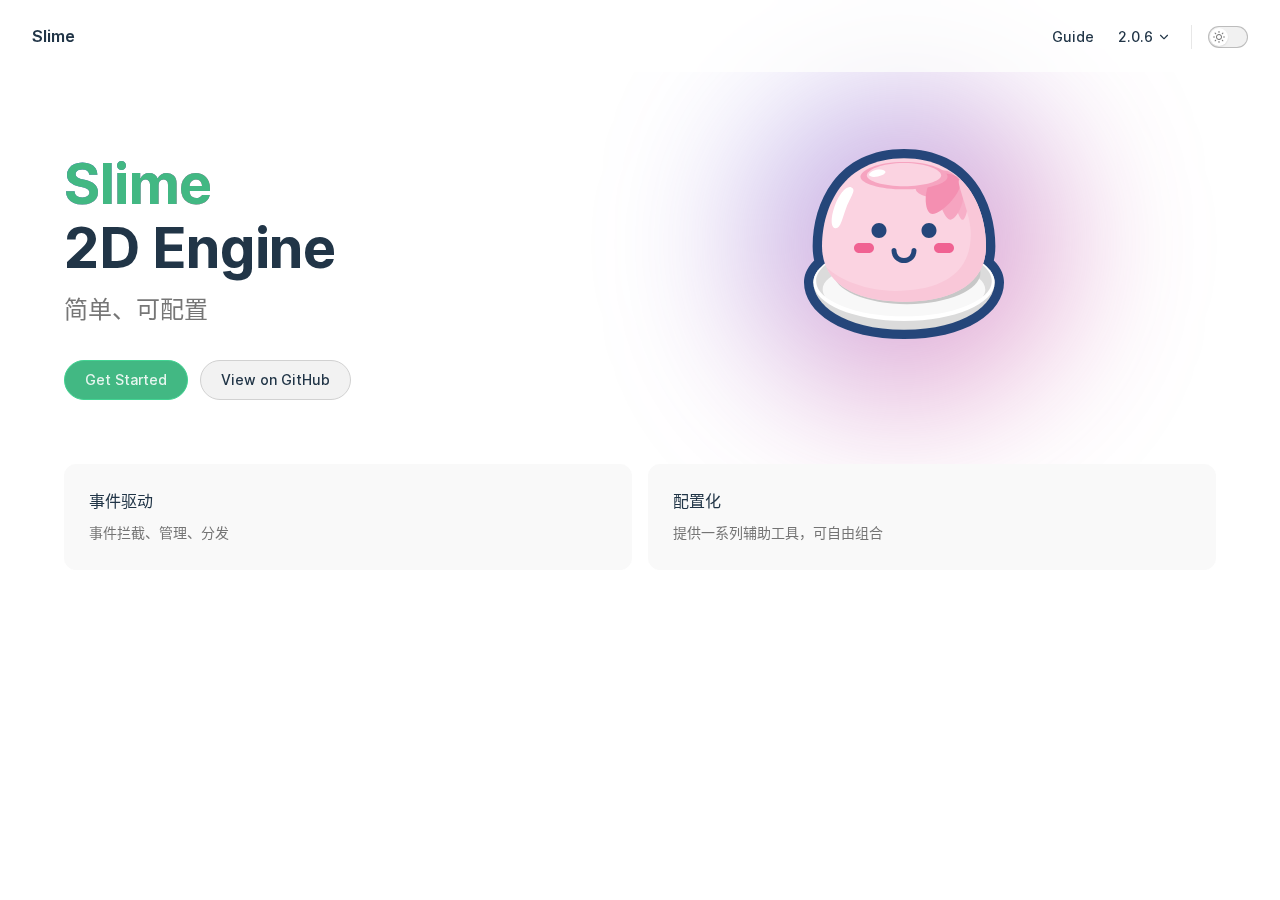
<file: index.html>
<!DOCTYPE html>
<html lang="zh-CN">
  <head>
    <meta charset="utf-8">
    <meta name="viewport" content="width=device-width,initial-scale=1">
    <title>Slime | Slime</title>
    <meta name="description" content="2D Engine">
    <link rel="stylesheet" href="/assets/style.a2c72ab9.css">
    <link rel="modulepreload" href="/assets/app.919d0917.js">
    <link rel="modulepreload" href="/assets/index.md.2913f6df.lean.js">
    
    <link rel="icon" href="/logo.svg" type="image/svg+xml">
  <link rel="alternate icon" href="/favicon.ico" type="image/png" sizes="16x16">
  <script>(()=>{const e=localStorage.getItem("vitepress-theme-appearance"),a=window.matchMedia("(prefers-color-scheme: dark)").matches;(!e||e==="auto"?a:e==="dark")&&document.documentElement.classList.add("dark")})();</script>
  </head>
  <body>
    <div id="app"><div class="Layout" data-v-66204374><!--[--><!--]--><!--[--><span tabindex="-1" data-v-40d8faed></span><a href="#VPContent" class="VPSkipLink visually-hidden" data-v-40d8faed> Skip to content </a><!--]--><!----><header class="VPNav no-sidebar" data-v-66204374 data-v-574cb7e9><div class="VPNavBar" data-v-574cb7e9 data-v-23964494><div class="container" data-v-23964494><div class="VPNavBarTitle" data-v-23964494 data-v-6d41cef0><a class="title" href="/" data-v-6d41cef0><!----><!--[-->Slime<!--]--></a></div><div class="content" data-v-23964494><!----><nav aria-labelledby="main-nav-aria-label" class="VPNavBarMenu menu" data-v-23964494 data-v-36eceb0c><span id="main-nav-aria-label" class="visually-hidden" data-v-36eceb0c>Main Navigation</span><!--[--><!--[--><a class="VPLink link VPNavBarMenuLink" href="/guide/what-is-slime.html" data-v-36eceb0c data-v-bf51d0ee data-v-0c96c854><!--[-->Guide<!--]--><!----></a><!--]--><!--[--><div class="VPFlyout VPNavBarMenuGroup" data-v-36eceb0c data-v-3a84883f><button type="button" class="button" aria-haspopup="true" aria-expanded="false" data-v-3a84883f><span class="text" data-v-3a84883f><!----> 2.0.6 <svg xmlns="http://www.w3.org/2000/svg" aria-hidden="true" focusable="false" viewbox="0 0 24 24" class="text-icon" data-v-3a84883f><path d="M12,16c-0.3,0-0.5-0.1-0.7-0.3l-6-6c-0.4-0.4-0.4-1,0-1.4s1-0.4,1.4,0l5.3,5.3l5.3-5.3c0.4-0.4,1-0.4,1.4,0s0.4,1,0,1.4l-6,6C12.5,15.9,12.3,16,12,16z"></path></svg></span></button><div class="menu" data-v-3a84883f><div class="VPMenu" data-v-3a84883f data-v-010f1d8c><div class="items" data-v-010f1d8c><!--[--><!--[--><div class="VPMenuLink" data-v-010f1d8c data-v-05edcde0><a class="VPLink link" href="https://github.com/yogorobot/slime/blob/main/CHANGELOG.md" target="_blank" rel="noopener noreferrer" data-v-05edcde0 data-v-0c96c854><!--[-->Changelog<!--]--><svg xmlns="http://www.w3.org/2000/svg" aria-hidden="true" focusable="false" height="24px" viewbox="0 0 24 24" width="24px" class="icon" data-v-0c96c854><path d="M0 0h24v24H0V0z" fill="none"></path><path d="M9 5v2h6.59L4 18.59 5.41 20 17 8.41V15h2V5H9z"></path></svg></a></div><!--]--><!--[--><div class="VPMenuLink" data-v-010f1d8c data-v-05edcde0><a class="VPLink link" href="https://github.com/yogorobot/slime/blob/main/.github/contributing.md" target="_blank" rel="noopener noreferrer" data-v-05edcde0 data-v-0c96c854><!--[-->Contributing<!--]--><svg xmlns="http://www.w3.org/2000/svg" aria-hidden="true" focusable="false" height="24px" viewbox="0 0 24 24" width="24px" class="icon" data-v-0c96c854><path d="M0 0h24v24H0V0z" fill="none"></path><path d="M9 5v2h6.59L4 18.59 5.41 20 17 8.41V15h2V5H9z"></path></svg></a></div><!--]--><!--]--></div><!--[--><!--]--></div></div></div><!--]--><!--]--></nav><!----><div class="VPNavBarAppearance appearance" data-v-23964494 data-v-513bb74a><button class="VPSwitch VPSwitchAppearance" type="button" role="switch" aria-label="toggle dark mode" data-v-513bb74a data-v-57172cb8 data-v-eeb71742><span class="check" data-v-eeb71742><span class="icon" data-v-eeb71742><!--[--><svg xmlns="http://www.w3.org/2000/svg" aria-hidden="true" focusable="false" viewbox="0 0 24 24" class="sun" data-v-57172cb8><path d="M12,18c-3.3,0-6-2.7-6-6s2.7-6,6-6s6,2.7,6,6S15.3,18,12,18zM12,8c-2.2,0-4,1.8-4,4c0,2.2,1.8,4,4,4c2.2,0,4-1.8,4-4C16,9.8,14.2,8,12,8z"></path><path d="M12,4c-0.6,0-1-0.4-1-1V1c0-0.6,0.4-1,1-1s1,0.4,1,1v2C13,3.6,12.6,4,12,4z"></path><path d="M12,24c-0.6,0-1-0.4-1-1v-2c0-0.6,0.4-1,1-1s1,0.4,1,1v2C13,23.6,12.6,24,12,24z"></path><path d="M5.6,6.6c-0.3,0-0.5-0.1-0.7-0.3L3.5,4.9c-0.4-0.4-0.4-1,0-1.4s1-0.4,1.4,0l1.4,1.4c0.4,0.4,0.4,1,0,1.4C6.2,6.5,5.9,6.6,5.6,6.6z"></path><path d="M19.8,20.8c-0.3,0-0.5-0.1-0.7-0.3l-1.4-1.4c-0.4-0.4-0.4-1,0-1.4s1-0.4,1.4,0l1.4,1.4c0.4,0.4,0.4,1,0,1.4C20.3,20.7,20,20.8,19.8,20.8z"></path><path d="M3,13H1c-0.6,0-1-0.4-1-1s0.4-1,1-1h2c0.6,0,1,0.4,1,1S3.6,13,3,13z"></path><path d="M23,13h-2c-0.6,0-1-0.4-1-1s0.4-1,1-1h2c0.6,0,1,0.4,1,1S23.6,13,23,13z"></path><path d="M4.2,20.8c-0.3,0-0.5-0.1-0.7-0.3c-0.4-0.4-0.4-1,0-1.4l1.4-1.4c0.4-0.4,1-0.4,1.4,0s0.4,1,0,1.4l-1.4,1.4C4.7,20.7,4.5,20.8,4.2,20.8z"></path><path d="M18.4,6.6c-0.3,0-0.5-0.1-0.7-0.3c-0.4-0.4-0.4-1,0-1.4l1.4-1.4c0.4-0.4,1-0.4,1.4,0s0.4,1,0,1.4l-1.4,1.4C18.9,6.5,18.6,6.6,18.4,6.6z"></path></svg><svg xmlns="http://www.w3.org/2000/svg" aria-hidden="true" focusable="false" viewbox="0 0 24 24" class="moon" data-v-57172cb8><path d="M12.1,22c-0.3,0-0.6,0-0.9,0c-5.5-0.5-9.5-5.4-9-10.9c0.4-4.8,4.2-8.6,9-9c0.4,0,0.8,0.2,1,0.5c0.2,0.3,0.2,0.8-0.1,1.1c-2,2.7-1.4,6.4,1.3,8.4c2.1,1.6,5,1.6,7.1,0c0.3-0.2,0.7-0.3,1.1-0.1c0.3,0.2,0.5,0.6,0.5,1c-0.2,2.7-1.5,5.1-3.6,6.8C16.6,21.2,14.4,22,12.1,22zM9.3,4.4c-2.9,1-5,3.6-5.2,6.8c-0.4,4.4,2.8,8.3,7.2,8.7c2.1,0.2,4.2-0.4,5.8-1.8c1.1-0.9,1.9-2.1,2.4-3.4c-2.5,0.9-5.3,0.5-7.5-1.1C9.2,11.4,8.1,7.7,9.3,4.4z"></path></svg><!--]--></span></span></button></div><!----><div class="VPFlyout VPNavBarExtra extra" data-v-23964494 data-v-bcfe4bc6 data-v-3a84883f><button type="button" class="button" aria-haspopup="true" aria-expanded="false" aria-label="extra navigation" data-v-3a84883f><svg xmlns="http://www.w3.org/2000/svg" aria-hidden="true" focusable="false" viewbox="0 0 24 24" class="icon" data-v-3a84883f><circle cx="12" cy="12" r="2"></circle><circle cx="19" cy="12" r="2"></circle><circle cx="5" cy="12" r="2"></circle></svg></button><div class="menu" data-v-3a84883f><div class="VPMenu" data-v-3a84883f data-v-010f1d8c><!----><!--[--><!--[--><!----><div class="group" data-v-bcfe4bc6><div class="item appearance" data-v-bcfe4bc6><p class="label" data-v-bcfe4bc6>Appearance</p><div class="appearance-action" data-v-bcfe4bc6><button class="VPSwitch VPSwitchAppearance" type="button" role="switch" aria-label="toggle dark mode" data-v-bcfe4bc6 data-v-57172cb8 data-v-eeb71742><span class="check" data-v-eeb71742><span class="icon" data-v-eeb71742><!--[--><svg xmlns="http://www.w3.org/2000/svg" aria-hidden="true" focusable="false" viewbox="0 0 24 24" class="sun" data-v-57172cb8><path d="M12,18c-3.3,0-6-2.7-6-6s2.7-6,6-6s6,2.7,6,6S15.3,18,12,18zM12,8c-2.2,0-4,1.8-4,4c0,2.2,1.8,4,4,4c2.2,0,4-1.8,4-4C16,9.8,14.2,8,12,8z"></path><path d="M12,4c-0.6,0-1-0.4-1-1V1c0-0.6,0.4-1,1-1s1,0.4,1,1v2C13,3.6,12.6,4,12,4z"></path><path d="M12,24c-0.6,0-1-0.4-1-1v-2c0-0.6,0.4-1,1-1s1,0.4,1,1v2C13,23.6,12.6,24,12,24z"></path><path d="M5.6,6.6c-0.3,0-0.5-0.1-0.7-0.3L3.5,4.9c-0.4-0.4-0.4-1,0-1.4s1-0.4,1.4,0l1.4,1.4c0.4,0.4,0.4,1,0,1.4C6.2,6.5,5.9,6.6,5.6,6.6z"></path><path d="M19.8,20.8c-0.3,0-0.5-0.1-0.7-0.3l-1.4-1.4c-0.4-0.4-0.4-1,0-1.4s1-0.4,1.4,0l1.4,1.4c0.4,0.4,0.4,1,0,1.4C20.3,20.7,20,20.8,19.8,20.8z"></path><path d="M3,13H1c-0.6,0-1-0.4-1-1s0.4-1,1-1h2c0.6,0,1,0.4,1,1S3.6,13,3,13z"></path><path d="M23,13h-2c-0.6,0-1-0.4-1-1s0.4-1,1-1h2c0.6,0,1,0.4,1,1S23.6,13,23,13z"></path><path d="M4.2,20.8c-0.3,0-0.5-0.1-0.7-0.3c-0.4-0.4-0.4-1,0-1.4l1.4-1.4c0.4-0.4,1-0.4,1.4,0s0.4,1,0,1.4l-1.4,1.4C4.7,20.7,4.5,20.8,4.2,20.8z"></path><path d="M18.4,6.6c-0.3,0-0.5-0.1-0.7-0.3c-0.4-0.4-0.4-1,0-1.4l1.4-1.4c0.4-0.4,1-0.4,1.4,0s0.4,1,0,1.4l-1.4,1.4C18.9,6.5,18.6,6.6,18.4,6.6z"></path></svg><svg xmlns="http://www.w3.org/2000/svg" aria-hidden="true" focusable="false" viewbox="0 0 24 24" class="moon" data-v-57172cb8><path d="M12.1,22c-0.3,0-0.6,0-0.9,0c-5.5-0.5-9.5-5.4-9-10.9c0.4-4.8,4.2-8.6,9-9c0.4,0,0.8,0.2,1,0.5c0.2,0.3,0.2,0.8-0.1,1.1c-2,2.7-1.4,6.4,1.3,8.4c2.1,1.6,5,1.6,7.1,0c0.3-0.2,0.7-0.3,1.1-0.1c0.3,0.2,0.5,0.6,0.5,1c-0.2,2.7-1.5,5.1-3.6,6.8C16.6,21.2,14.4,22,12.1,22zM9.3,4.4c-2.9,1-5,3.6-5.2,6.8c-0.4,4.4,2.8,8.3,7.2,8.7c2.1,0.2,4.2-0.4,5.8-1.8c1.1-0.9,1.9-2.1,2.4-3.4c-2.5,0.9-5.3,0.5-7.5-1.1C9.2,11.4,8.1,7.7,9.3,4.4z"></path></svg><!--]--></span></span></button></div></div></div><!----><!--]--><!--]--></div></div></div><button type="button" class="VPNavBarHamburger hamburger" aria-label="mobile navigation" aria-expanded="false" aria-controls="VPNavScreen" data-v-23964494 data-v-702843d0><span class="container" data-v-702843d0><span class="top" data-v-702843d0></span><span class="middle" data-v-702843d0></span><span class="bottom" data-v-702843d0></span></span></button></div></div></div><!----></header><!----><!----><div class="VPContent is-home" id="VPContent" data-v-66204374 data-v-0e4d175a><div class="VPHome" data-v-0e4d175a data-v-63addf5e><!--[--><!--]--><div class="VPHero has-image VPHomeHero" data-v-63addf5e data-v-3668ae68><div class="container" data-v-3668ae68><div class="main" data-v-3668ae68><h1 class="name" data-v-3668ae68><span class="clip" data-v-3668ae68>Slime</span></h1><p class="text" data-v-3668ae68>2D Engine</p><p class="tagline" data-v-3668ae68>简单、可配置</p><div class="actions" data-v-3668ae68><!--[--><div class="action" data-v-3668ae68><a class="VPButton medium brand" href="/guide/getting-started" data-v-3668ae68 data-v-5c4713bf>Get Started</a></div><div class="action" data-v-3668ae68><a class="VPButton medium alt" href="https://github.com/yogorobot/slime" target="_blank" rel="noopener noreferrer" data-v-3668ae68 data-v-5c4713bf>View on GitHub</a></div><!--]--></div></div><div class="image" data-v-3668ae68><div class="image-container" data-v-3668ae68><div class="image-bg" data-v-3668ae68></div><!--[--><img class="VPImage image-src" src="/logo.svg" alt="Slime" data-v-427376cb><!--]--></div></div></div></div><!--[--><!--]--><!--[--><!--]--><div class="VPFeatures VPHomeFeatures" data-v-63addf5e data-v-0c23bed8><div class="container" data-v-0c23bed8><div class="items" data-v-0c23bed8><!--[--><div class="grid-2 item" data-v-0c23bed8><article class="VPFeature" data-v-0c23bed8 data-v-63433f0b><!----><h2 class="title" data-v-63433f0b>事件驱动</h2><p class="details" data-v-63433f0b>事件拦截、管理、分发</p></article></div><div class="grid-2 item" data-v-0c23bed8><article class="VPFeature" data-v-0c23bed8 data-v-63433f0b><!----><h2 class="title" data-v-63433f0b>配置化</h2><p class="details" data-v-63433f0b>提供一系列辅助工具，可自由组合</p></article></div><!--]--></div></div></div><!--[--><!--]--><div style="position:relative;" data-v-63addf5e><div></div></div></div></div><!----><!--[--><!--]--></div></div>
    <script>__VP_HASH_MAP__ = JSON.parse("{\"guide_edit.md\":\"f91adabf\",\"guide_getting-started.md\":\"da75bd07\",\"guide_what-is-slime.md\":\"96135748\",\"index.md\":\"2913f6df\"}")</script>
    <script type="module" async src="/assets/app.919d0917.js"></script>
    
  </body>
</html>
</file>
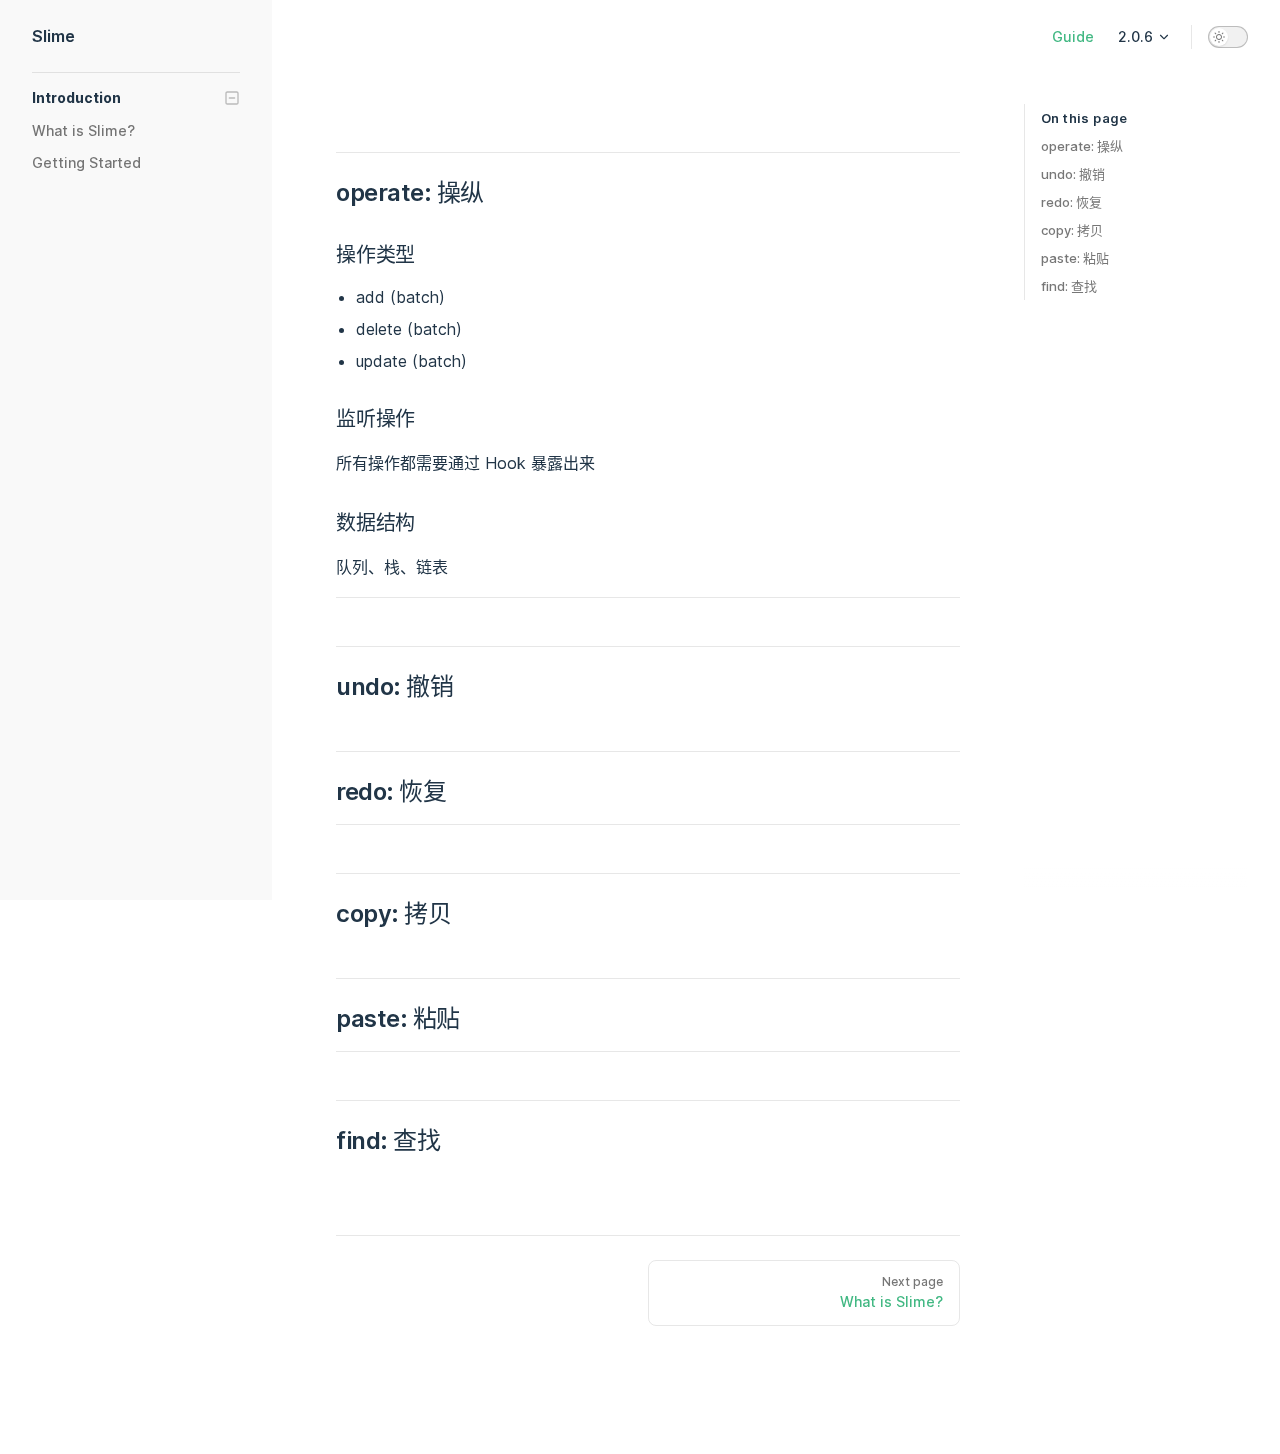
<file: guide/edit.html>
<!DOCTYPE html>
<html lang="zh-CN">
  <head>
    <meta charset="utf-8">
    <meta name="viewport" content="width=device-width,initial-scale=1">
    <title>operate: 操纵 | Slime</title>
    <meta name="description" content="2D Engine">
    <link rel="stylesheet" href="/assets/style.a2c72ab9.css">
    <link rel="modulepreload" href="/assets/app.919d0917.js">
    <link rel="modulepreload" href="/assets/guide_edit.md.f91adabf.lean.js">
    
    <link rel="icon" href="/logo.svg" type="image/svg+xml">
  <link rel="alternate icon" href="/favicon.ico" type="image/png" sizes="16x16">
  <script>(()=>{const e=localStorage.getItem("vitepress-theme-appearance"),a=window.matchMedia("(prefers-color-scheme: dark)").matches;(!e||e==="auto"?a:e==="dark")&&document.documentElement.classList.add("dark")})();</script>
  </head>
  <body>
    <div id="app"><div class="Layout" data-v-66204374><!--[--><!--]--><!--[--><span tabindex="-1" data-v-40d8faed></span><a href="#VPContent" class="VPSkipLink visually-hidden" data-v-40d8faed> Skip to content </a><!--]--><!----><header class="VPNav" data-v-66204374 data-v-574cb7e9><div class="VPNavBar has-sidebar" data-v-574cb7e9 data-v-23964494><div class="container" data-v-23964494><div class="VPNavBarTitle has-sidebar" data-v-23964494 data-v-6d41cef0><a class="title" href="/" data-v-6d41cef0><!----><!--[-->Slime<!--]--></a></div><div class="content" data-v-23964494><!----><nav aria-labelledby="main-nav-aria-label" class="VPNavBarMenu menu" data-v-23964494 data-v-36eceb0c><span id="main-nav-aria-label" class="visually-hidden" data-v-36eceb0c>Main Navigation</span><!--[--><!--[--><a class="VPLink link VPNavBarMenuLink active" href="/guide/what-is-slime.html" data-v-36eceb0c data-v-bf51d0ee data-v-0c96c854><!--[-->Guide<!--]--><!----></a><!--]--><!--[--><div class="VPFlyout VPNavBarMenuGroup" data-v-36eceb0c data-v-3a84883f><button type="button" class="button" aria-haspopup="true" aria-expanded="false" data-v-3a84883f><span class="text" data-v-3a84883f><!----> 2.0.6 <svg xmlns="http://www.w3.org/2000/svg" aria-hidden="true" focusable="false" viewbox="0 0 24 24" class="text-icon" data-v-3a84883f><path d="M12,16c-0.3,0-0.5-0.1-0.7-0.3l-6-6c-0.4-0.4-0.4-1,0-1.4s1-0.4,1.4,0l5.3,5.3l5.3-5.3c0.4-0.4,1-0.4,1.4,0s0.4,1,0,1.4l-6,6C12.5,15.9,12.3,16,12,16z"></path></svg></span></button><div class="menu" data-v-3a84883f><div class="VPMenu" data-v-3a84883f data-v-010f1d8c><div class="items" data-v-010f1d8c><!--[--><!--[--><div class="VPMenuLink" data-v-010f1d8c data-v-05edcde0><a class="VPLink link" href="https://github.com/yogorobot/slime/blob/main/CHANGELOG.md" target="_blank" rel="noopener noreferrer" data-v-05edcde0 data-v-0c96c854><!--[-->Changelog<!--]--><svg xmlns="http://www.w3.org/2000/svg" aria-hidden="true" focusable="false" height="24px" viewbox="0 0 24 24" width="24px" class="icon" data-v-0c96c854><path d="M0 0h24v24H0V0z" fill="none"></path><path d="M9 5v2h6.59L4 18.59 5.41 20 17 8.41V15h2V5H9z"></path></svg></a></div><!--]--><!--[--><div class="VPMenuLink" data-v-010f1d8c data-v-05edcde0><a class="VPLink link" href="https://github.com/yogorobot/slime/blob/main/.github/contributing.md" target="_blank" rel="noopener noreferrer" data-v-05edcde0 data-v-0c96c854><!--[-->Contributing<!--]--><svg xmlns="http://www.w3.org/2000/svg" aria-hidden="true" focusable="false" height="24px" viewbox="0 0 24 24" width="24px" class="icon" data-v-0c96c854><path d="M0 0h24v24H0V0z" fill="none"></path><path d="M9 5v2h6.59L4 18.59 5.41 20 17 8.41V15h2V5H9z"></path></svg></a></div><!--]--><!--]--></div><!--[--><!--]--></div></div></div><!--]--><!--]--></nav><!----><div class="VPNavBarAppearance appearance" data-v-23964494 data-v-513bb74a><button class="VPSwitch VPSwitchAppearance" type="button" role="switch" aria-label="toggle dark mode" data-v-513bb74a data-v-57172cb8 data-v-eeb71742><span class="check" data-v-eeb71742><span class="icon" data-v-eeb71742><!--[--><svg xmlns="http://www.w3.org/2000/svg" aria-hidden="true" focusable="false" viewbox="0 0 24 24" class="sun" data-v-57172cb8><path d="M12,18c-3.3,0-6-2.7-6-6s2.7-6,6-6s6,2.7,6,6S15.3,18,12,18zM12,8c-2.2,0-4,1.8-4,4c0,2.2,1.8,4,4,4c2.2,0,4-1.8,4-4C16,9.8,14.2,8,12,8z"></path><path d="M12,4c-0.6,0-1-0.4-1-1V1c0-0.6,0.4-1,1-1s1,0.4,1,1v2C13,3.6,12.6,4,12,4z"></path><path d="M12,24c-0.6,0-1-0.4-1-1v-2c0-0.6,0.4-1,1-1s1,0.4,1,1v2C13,23.6,12.6,24,12,24z"></path><path d="M5.6,6.6c-0.3,0-0.5-0.1-0.7-0.3L3.5,4.9c-0.4-0.4-0.4-1,0-1.4s1-0.4,1.4,0l1.4,1.4c0.4,0.4,0.4,1,0,1.4C6.2,6.5,5.9,6.6,5.6,6.6z"></path><path d="M19.8,20.8c-0.3,0-0.5-0.1-0.7-0.3l-1.4-1.4c-0.4-0.4-0.4-1,0-1.4s1-0.4,1.4,0l1.4,1.4c0.4,0.4,0.4,1,0,1.4C20.3,20.7,20,20.8,19.8,20.8z"></path><path d="M3,13H1c-0.6,0-1-0.4-1-1s0.4-1,1-1h2c0.6,0,1,0.4,1,1S3.6,13,3,13z"></path><path d="M23,13h-2c-0.6,0-1-0.4-1-1s0.4-1,1-1h2c0.6,0,1,0.4,1,1S23.6,13,23,13z"></path><path d="M4.2,20.8c-0.3,0-0.5-0.1-0.7-0.3c-0.4-0.4-0.4-1,0-1.4l1.4-1.4c0.4-0.4,1-0.4,1.4,0s0.4,1,0,1.4l-1.4,1.4C4.7,20.7,4.5,20.8,4.2,20.8z"></path><path d="M18.4,6.6c-0.3,0-0.5-0.1-0.7-0.3c-0.4-0.4-0.4-1,0-1.4l1.4-1.4c0.4-0.4,1-0.4,1.4,0s0.4,1,0,1.4l-1.4,1.4C18.9,6.5,18.6,6.6,18.4,6.6z"></path></svg><svg xmlns="http://www.w3.org/2000/svg" aria-hidden="true" focusable="false" viewbox="0 0 24 24" class="moon" data-v-57172cb8><path d="M12.1,22c-0.3,0-0.6,0-0.9,0c-5.5-0.5-9.5-5.4-9-10.9c0.4-4.8,4.2-8.6,9-9c0.4,0,0.8,0.2,1,0.5c0.2,0.3,0.2,0.8-0.1,1.1c-2,2.7-1.4,6.4,1.3,8.4c2.1,1.6,5,1.6,7.1,0c0.3-0.2,0.7-0.3,1.1-0.1c0.3,0.2,0.5,0.6,0.5,1c-0.2,2.7-1.5,5.1-3.6,6.8C16.6,21.2,14.4,22,12.1,22zM9.3,4.4c-2.9,1-5,3.6-5.2,6.8c-0.4,4.4,2.8,8.3,7.2,8.7c2.1,0.2,4.2-0.4,5.8-1.8c1.1-0.9,1.9-2.1,2.4-3.4c-2.5,0.9-5.3,0.5-7.5-1.1C9.2,11.4,8.1,7.7,9.3,4.4z"></path></svg><!--]--></span></span></button></div><!----><div class="VPFlyout VPNavBarExtra extra" data-v-23964494 data-v-bcfe4bc6 data-v-3a84883f><button type="button" class="button" aria-haspopup="true" aria-expanded="false" aria-label="extra navigation" data-v-3a84883f><svg xmlns="http://www.w3.org/2000/svg" aria-hidden="true" focusable="false" viewbox="0 0 24 24" class="icon" data-v-3a84883f><circle cx="12" cy="12" r="2"></circle><circle cx="19" cy="12" r="2"></circle><circle cx="5" cy="12" r="2"></circle></svg></button><div class="menu" data-v-3a84883f><div class="VPMenu" data-v-3a84883f data-v-010f1d8c><!----><!--[--><!--[--><!----><div class="group" data-v-bcfe4bc6><div class="item appearance" data-v-bcfe4bc6><p class="label" data-v-bcfe4bc6>Appearance</p><div class="appearance-action" data-v-bcfe4bc6><button class="VPSwitch VPSwitchAppearance" type="button" role="switch" aria-label="toggle dark mode" data-v-bcfe4bc6 data-v-57172cb8 data-v-eeb71742><span class="check" data-v-eeb71742><span class="icon" data-v-eeb71742><!--[--><svg xmlns="http://www.w3.org/2000/svg" aria-hidden="true" focusable="false" viewbox="0 0 24 24" class="sun" data-v-57172cb8><path d="M12,18c-3.3,0-6-2.7-6-6s2.7-6,6-6s6,2.7,6,6S15.3,18,12,18zM12,8c-2.2,0-4,1.8-4,4c0,2.2,1.8,4,4,4c2.2,0,4-1.8,4-4C16,9.8,14.2,8,12,8z"></path><path d="M12,4c-0.6,0-1-0.4-1-1V1c0-0.6,0.4-1,1-1s1,0.4,1,1v2C13,3.6,12.6,4,12,4z"></path><path d="M12,24c-0.6,0-1-0.4-1-1v-2c0-0.6,0.4-1,1-1s1,0.4,1,1v2C13,23.6,12.6,24,12,24z"></path><path d="M5.6,6.6c-0.3,0-0.5-0.1-0.7-0.3L3.5,4.9c-0.4-0.4-0.4-1,0-1.4s1-0.4,1.4,0l1.4,1.4c0.4,0.4,0.4,1,0,1.4C6.2,6.5,5.9,6.6,5.6,6.6z"></path><path d="M19.8,20.8c-0.3,0-0.5-0.1-0.7-0.3l-1.4-1.4c-0.4-0.4-0.4-1,0-1.4s1-0.4,1.4,0l1.4,1.4c0.4,0.4,0.4,1,0,1.4C20.3,20.7,20,20.8,19.8,20.8z"></path><path d="M3,13H1c-0.6,0-1-0.4-1-1s0.4-1,1-1h2c0.6,0,1,0.4,1,1S3.6,13,3,13z"></path><path d="M23,13h-2c-0.6,0-1-0.4-1-1s0.4-1,1-1h2c0.6,0,1,0.4,1,1S23.6,13,23,13z"></path><path d="M4.2,20.8c-0.3,0-0.5-0.1-0.7-0.3c-0.4-0.4-0.4-1,0-1.4l1.4-1.4c0.4-0.4,1-0.4,1.4,0s0.4,1,0,1.4l-1.4,1.4C4.7,20.7,4.5,20.8,4.2,20.8z"></path><path d="M18.4,6.6c-0.3,0-0.5-0.1-0.7-0.3c-0.4-0.4-0.4-1,0-1.4l1.4-1.4c0.4-0.4,1-0.4,1.4,0s0.4,1,0,1.4l-1.4,1.4C18.9,6.5,18.6,6.6,18.4,6.6z"></path></svg><svg xmlns="http://www.w3.org/2000/svg" aria-hidden="true" focusable="false" viewbox="0 0 24 24" class="moon" data-v-57172cb8><path d="M12.1,22c-0.3,0-0.6,0-0.9,0c-5.5-0.5-9.5-5.4-9-10.9c0.4-4.8,4.2-8.6,9-9c0.4,0,0.8,0.2,1,0.5c0.2,0.3,0.2,0.8-0.1,1.1c-2,2.7-1.4,6.4,1.3,8.4c2.1,1.6,5,1.6,7.1,0c0.3-0.2,0.7-0.3,1.1-0.1c0.3,0.2,0.5,0.6,0.5,1c-0.2,2.7-1.5,5.1-3.6,6.8C16.6,21.2,14.4,22,12.1,22zM9.3,4.4c-2.9,1-5,3.6-5.2,6.8c-0.4,4.4,2.8,8.3,7.2,8.7c2.1,0.2,4.2-0.4,5.8-1.8c1.1-0.9,1.9-2.1,2.4-3.4c-2.5,0.9-5.3,0.5-7.5-1.1C9.2,11.4,8.1,7.7,9.3,4.4z"></path></svg><!--]--></span></span></button></div></div></div><!----><!--]--><!--]--></div></div></div><button type="button" class="VPNavBarHamburger hamburger" aria-label="mobile navigation" aria-expanded="false" aria-controls="VPNavScreen" data-v-23964494 data-v-702843d0><span class="container" data-v-702843d0><span class="top" data-v-702843d0></span><span class="middle" data-v-702843d0></span><span class="bottom" data-v-702843d0></span></span></button></div></div></div><!----></header><div class="VPLocalNav" data-v-66204374 data-v-a9a4d510><button class="menu" aria-expanded="false" aria-controls="VPSidebarNav" data-v-a9a4d510><svg xmlns="http://www.w3.org/2000/svg" aria-hidden="true" focusable="false" viewbox="0 0 24 24" class="menu-icon" data-v-a9a4d510><path d="M17,11H3c-0.6,0-1-0.4-1-1s0.4-1,1-1h14c0.6,0,1,0.4,1,1S17.6,11,17,11z"></path><path d="M21,7H3C2.4,7,2,6.6,2,6s0.4-1,1-1h18c0.6,0,1,0.4,1,1S21.6,7,21,7z"></path><path d="M21,15H3c-0.6,0-1-0.4-1-1s0.4-1,1-1h18c0.6,0,1,0.4,1,1S21.6,15,21,15z"></path><path d="M17,19H3c-0.6,0-1-0.4-1-1s0.4-1,1-1h14c0.6,0,1,0.4,1,1S17.6,19,17,19z"></path></svg><span class="menu-text" data-v-a9a4d510>Menu</span></button><a class="top-link" href="#" data-v-a9a4d510> Return to top </a></div><aside class="VPSidebar" data-v-66204374 data-v-575b3a38><nav class="nav" id="VPSidebarNav" aria-labelledby="sidebar-aria-label" tabindex="-1" data-v-575b3a38><span class="visually-hidden" id="sidebar-aria-label" data-v-575b3a38> Sidebar Navigation </span><!--[--><div class="group" data-v-575b3a38><section class="VPSidebarGroup collapsible" data-v-575b3a38 data-v-4c0613ca><div class="title" role="button" data-v-4c0613ca><h2 class="title-text" data-v-4c0613ca>Introduction</h2><div class="action" data-v-4c0613ca><svg xmlns="http://www.w3.org/2000/svg" xmlns:xlink="http://www.w3.org/1999/xlink" viewbox="0 0 24 24" class="icon minus" data-v-4c0613ca><path d="M19,2H5C3.3,2,2,3.3,2,5v14c0,1.7,1.3,3,3,3h14c1.7,0,3-1.3,3-3V5C22,3.3,20.7,2,19,2zM20,19c0,0.6-0.4,1-1,1H5c-0.6,0-1-0.4-1-1V5c0-0.6,0.4-1,1-1h14c0.6,0,1,0.4,1,1V19z"></path><path d="M16,11H8c-0.6,0-1,0.4-1,1s0.4,1,1,1h8c0.6,0,1-0.4,1-1S16.6,11,16,11z"></path></svg><svg version="1.1" xmlns="http://www.w3.org/2000/svg" viewbox="0 0 24 24" class="icon plus" data-v-4c0613ca><path d="M19,2H5C3.3,2,2,3.3,2,5v14c0,1.7,1.3,3,3,3h14c1.7,0,3-1.3,3-3V5C22,3.3,20.7,2,19,2z M20,19c0,0.6-0.4,1-1,1H5c-0.6,0-1-0.4-1-1V5c0-0.6,0.4-1,1-1h14c0.6,0,1,0.4,1,1V19z"></path><path d="M16,11h-3V8c0-0.6-0.4-1-1-1s-1,0.4-1,1v3H8c-0.6,0-1,0.4-1,1s0.4,1,1,1h3v3c0,0.6,0.4,1,1,1s1-0.4,1-1v-3h3c0.6,0,1-0.4,1-1S16.6,11,16,11z"></path></svg></div></div><div class="items" data-v-4c0613ca><!--[--><a class="VPLink link" href="/guide/what-is-slime.html" data-v-4c0613ca data-v-4ac05124 data-v-0c96c854><!--[--><span class="link-text" data-v-4ac05124>What is Slime?</span><!--]--><!----></a><a class="VPLink link" href="/guide/getting-started.html" data-v-4c0613ca data-v-4ac05124 data-v-0c96c854><!--[--><span class="link-text" data-v-4ac05124>Getting Started</span><!--]--><!----></a><!--]--></div></section></div><!--]--></nav></aside><div class="VPContent has-sidebar" id="VPContent" data-v-66204374 data-v-0e4d175a><div class="VPDoc has-sidebar" data-v-0e4d175a data-v-542b5b3a><div class="container" data-v-542b5b3a><div class="aside" data-v-542b5b3a><div class="aside-curtain" data-v-542b5b3a></div><div class="aside-container" data-v-542b5b3a><div class="aside-content" data-v-542b5b3a><div class="VPDocAside" data-v-542b5b3a data-v-719cedd0><!--[--><!--]--><!--[--><!--]--><div class="VPDocAsideOutline has-outline" data-v-719cedd0 data-v-090513d1><div class="content" data-v-090513d1><div class="outline-marker" data-v-090513d1></div><div class="outline-title" data-v-090513d1>On this page</div><nav aria-labelledby="doc-outline-aria-label" data-v-090513d1><span class="visually-hidden" id="doc-outline-aria-label" data-v-090513d1> Table of Contents for current page </span><ul class="root" data-v-090513d1><!--[--><li style="" data-v-090513d1><a class="outline-link" href="#operate-操纵" data-v-090513d1>operate: 操纵</a><!----></li><li style="" data-v-090513d1><a class="outline-link" href="#undo-撤销" data-v-090513d1>undo: 撤销</a><!----></li><li style="" data-v-090513d1><a class="outline-link" href="#redo-恢复" data-v-090513d1>redo: 恢复</a><!----></li><li style="" data-v-090513d1><a class="outline-link" href="#copy-拷贝" data-v-090513d1>copy: 拷贝</a><!----></li><li style="" data-v-090513d1><a class="outline-link" href="#paste-粘贴" data-v-090513d1>paste: 粘贴</a><!----></li><li style="" data-v-090513d1><a class="outline-link" href="#find-查找" data-v-090513d1>find: 查找</a><!----></li><!--]--></ul></nav></div></div><!--[--><!--]--><div class="spacer" data-v-719cedd0></div><!--[--><!--]--><!----><!--[--><!--]--><!--[--><!--]--></div></div></div></div><div class="content" data-v-542b5b3a><div class="content-container" data-v-542b5b3a><!--[--><!--]--><main class="main" data-v-542b5b3a><div style="position:relative;" class="vp-doc _guide_edit" data-v-542b5b3a><div><h2 id="operate-操纵" tabindex="-1">operate: 操纵 <a class="header-anchor" href="#operate-操纵" aria-hidden="true">#</a></h2><h3 id="操作类型" tabindex="-1">操作类型 <a class="header-anchor" href="#操作类型" aria-hidden="true">#</a></h3><ul><li>add (batch)</li><li>delete (batch)</li><li>update (batch)</li></ul><h3 id="监听操作" tabindex="-1">监听操作 <a class="header-anchor" href="#监听操作" aria-hidden="true">#</a></h3><p>所有操作都需要通过 Hook 暴露出来</p><h3 id="数据结构" tabindex="-1">数据结构 <a class="header-anchor" href="#数据结构" aria-hidden="true">#</a></h3><p>队列、栈、链表</p><hr><h2 id="undo-撤销" tabindex="-1">undo: 撤销 <a class="header-anchor" href="#undo-撤销" aria-hidden="true">#</a></h2><h2 id="redo-恢复" tabindex="-1">redo: 恢复 <a class="header-anchor" href="#redo-恢复" aria-hidden="true">#</a></h2><hr><h2 id="copy-拷贝" tabindex="-1">copy: 拷贝 <a class="header-anchor" href="#copy-拷贝" aria-hidden="true">#</a></h2><h2 id="paste-粘贴" tabindex="-1">paste: 粘贴 <a class="header-anchor" href="#paste-粘贴" aria-hidden="true">#</a></h2><hr><h2 id="find-查找" tabindex="-1">find: 查找 <a class="header-anchor" href="#find-查找" aria-hidden="true">#</a></h2></div></div></main><footer class="VPDocFooter" data-v-542b5b3a data-v-25535ebb><div class="edit-info" data-v-25535ebb><!----><!----></div><div class="prev-next" data-v-25535ebb><div class="pager" data-v-25535ebb><!----></div><div class="pager" data-v-25535ebb><a class="pager-link next" href="/guide/what-is-slime.html" data-v-25535ebb><span class="desc" data-v-25535ebb>Next page</span><span class="title" data-v-25535ebb>What is Slime?</span></a></div></div></footer><!--[--><!--]--></div></div></div></div></div><!----><!--[--><!--]--></div></div>
    <script>__VP_HASH_MAP__ = JSON.parse("{\"guide_edit.md\":\"f91adabf\",\"guide_getting-started.md\":\"da75bd07\",\"guide_what-is-slime.md\":\"96135748\",\"index.md\":\"2913f6df\"}")</script>
    <script type="module" async src="/assets/app.919d0917.js"></script>
    
  </body>
</html>
</file>
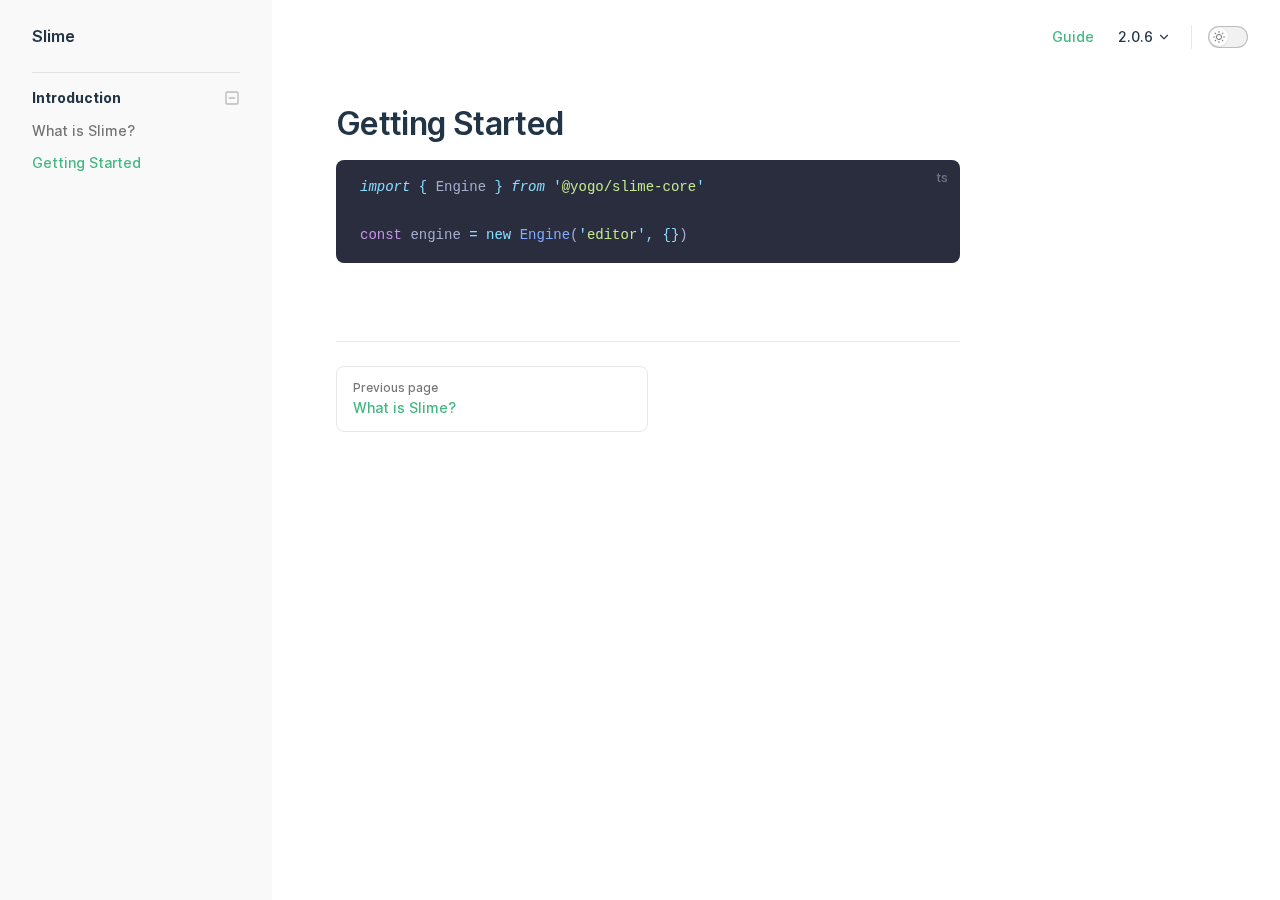
<file: guide/getting-started.html>
<!DOCTYPE html>
<html lang="zh-CN">
  <head>
    <meta charset="utf-8">
    <meta name="viewport" content="width=device-width,initial-scale=1">
    <title>Getting Started | Slime</title>
    <meta name="description" content="2D Engine">
    <link rel="stylesheet" href="/assets/style.a2c72ab9.css">
    <link rel="modulepreload" href="/assets/app.919d0917.js">
    <link rel="modulepreload" href="/assets/guide_getting-started.md.da75bd07.lean.js">
    
    <link rel="icon" href="/logo.svg" type="image/svg+xml">
  <link rel="alternate icon" href="/favicon.ico" type="image/png" sizes="16x16">
  <script>(()=>{const e=localStorage.getItem("vitepress-theme-appearance"),a=window.matchMedia("(prefers-color-scheme: dark)").matches;(!e||e==="auto"?a:e==="dark")&&document.documentElement.classList.add("dark")})();</script>
  </head>
  <body>
    <div id="app"><div class="Layout" data-v-66204374><!--[--><!--]--><!--[--><span tabindex="-1" data-v-40d8faed></span><a href="#VPContent" class="VPSkipLink visually-hidden" data-v-40d8faed> Skip to content </a><!--]--><!----><header class="VPNav" data-v-66204374 data-v-574cb7e9><div class="VPNavBar has-sidebar" data-v-574cb7e9 data-v-23964494><div class="container" data-v-23964494><div class="VPNavBarTitle has-sidebar" data-v-23964494 data-v-6d41cef0><a class="title" href="/" data-v-6d41cef0><!----><!--[-->Slime<!--]--></a></div><div class="content" data-v-23964494><!----><nav aria-labelledby="main-nav-aria-label" class="VPNavBarMenu menu" data-v-23964494 data-v-36eceb0c><span id="main-nav-aria-label" class="visually-hidden" data-v-36eceb0c>Main Navigation</span><!--[--><!--[--><a class="VPLink link VPNavBarMenuLink active" href="/guide/what-is-slime.html" data-v-36eceb0c data-v-bf51d0ee data-v-0c96c854><!--[-->Guide<!--]--><!----></a><!--]--><!--[--><div class="VPFlyout VPNavBarMenuGroup" data-v-36eceb0c data-v-3a84883f><button type="button" class="button" aria-haspopup="true" aria-expanded="false" data-v-3a84883f><span class="text" data-v-3a84883f><!----> 2.0.6 <svg xmlns="http://www.w3.org/2000/svg" aria-hidden="true" focusable="false" viewbox="0 0 24 24" class="text-icon" data-v-3a84883f><path d="M12,16c-0.3,0-0.5-0.1-0.7-0.3l-6-6c-0.4-0.4-0.4-1,0-1.4s1-0.4,1.4,0l5.3,5.3l5.3-5.3c0.4-0.4,1-0.4,1.4,0s0.4,1,0,1.4l-6,6C12.5,15.9,12.3,16,12,16z"></path></svg></span></button><div class="menu" data-v-3a84883f><div class="VPMenu" data-v-3a84883f data-v-010f1d8c><div class="items" data-v-010f1d8c><!--[--><!--[--><div class="VPMenuLink" data-v-010f1d8c data-v-05edcde0><a class="VPLink link" href="https://github.com/yogorobot/slime/blob/main/CHANGELOG.md" target="_blank" rel="noopener noreferrer" data-v-05edcde0 data-v-0c96c854><!--[-->Changelog<!--]--><svg xmlns="http://www.w3.org/2000/svg" aria-hidden="true" focusable="false" height="24px" viewbox="0 0 24 24" width="24px" class="icon" data-v-0c96c854><path d="M0 0h24v24H0V0z" fill="none"></path><path d="M9 5v2h6.59L4 18.59 5.41 20 17 8.41V15h2V5H9z"></path></svg></a></div><!--]--><!--[--><div class="VPMenuLink" data-v-010f1d8c data-v-05edcde0><a class="VPLink link" href="https://github.com/yogorobot/slime/blob/main/.github/contributing.md" target="_blank" rel="noopener noreferrer" data-v-05edcde0 data-v-0c96c854><!--[-->Contributing<!--]--><svg xmlns="http://www.w3.org/2000/svg" aria-hidden="true" focusable="false" height="24px" viewbox="0 0 24 24" width="24px" class="icon" data-v-0c96c854><path d="M0 0h24v24H0V0z" fill="none"></path><path d="M9 5v2h6.59L4 18.59 5.41 20 17 8.41V15h2V5H9z"></path></svg></a></div><!--]--><!--]--></div><!--[--><!--]--></div></div></div><!--]--><!--]--></nav><!----><div class="VPNavBarAppearance appearance" data-v-23964494 data-v-513bb74a><button class="VPSwitch VPSwitchAppearance" type="button" role="switch" aria-label="toggle dark mode" data-v-513bb74a data-v-57172cb8 data-v-eeb71742><span class="check" data-v-eeb71742><span class="icon" data-v-eeb71742><!--[--><svg xmlns="http://www.w3.org/2000/svg" aria-hidden="true" focusable="false" viewbox="0 0 24 24" class="sun" data-v-57172cb8><path d="M12,18c-3.3,0-6-2.7-6-6s2.7-6,6-6s6,2.7,6,6S15.3,18,12,18zM12,8c-2.2,0-4,1.8-4,4c0,2.2,1.8,4,4,4c2.2,0,4-1.8,4-4C16,9.8,14.2,8,12,8z"></path><path d="M12,4c-0.6,0-1-0.4-1-1V1c0-0.6,0.4-1,1-1s1,0.4,1,1v2C13,3.6,12.6,4,12,4z"></path><path d="M12,24c-0.6,0-1-0.4-1-1v-2c0-0.6,0.4-1,1-1s1,0.4,1,1v2C13,23.6,12.6,24,12,24z"></path><path d="M5.6,6.6c-0.3,0-0.5-0.1-0.7-0.3L3.5,4.9c-0.4-0.4-0.4-1,0-1.4s1-0.4,1.4,0l1.4,1.4c0.4,0.4,0.4,1,0,1.4C6.2,6.5,5.9,6.6,5.6,6.6z"></path><path d="M19.8,20.8c-0.3,0-0.5-0.1-0.7-0.3l-1.4-1.4c-0.4-0.4-0.4-1,0-1.4s1-0.4,1.4,0l1.4,1.4c0.4,0.4,0.4,1,0,1.4C20.3,20.7,20,20.8,19.8,20.8z"></path><path d="M3,13H1c-0.6,0-1-0.4-1-1s0.4-1,1-1h2c0.6,0,1,0.4,1,1S3.6,13,3,13z"></path><path d="M23,13h-2c-0.6,0-1-0.4-1-1s0.4-1,1-1h2c0.6,0,1,0.4,1,1S23.6,13,23,13z"></path><path d="M4.2,20.8c-0.3,0-0.5-0.1-0.7-0.3c-0.4-0.4-0.4-1,0-1.4l1.4-1.4c0.4-0.4,1-0.4,1.4,0s0.4,1,0,1.4l-1.4,1.4C4.7,20.7,4.5,20.8,4.2,20.8z"></path><path d="M18.4,6.6c-0.3,0-0.5-0.1-0.7-0.3c-0.4-0.4-0.4-1,0-1.4l1.4-1.4c0.4-0.4,1-0.4,1.4,0s0.4,1,0,1.4l-1.4,1.4C18.9,6.5,18.6,6.6,18.4,6.6z"></path></svg><svg xmlns="http://www.w3.org/2000/svg" aria-hidden="true" focusable="false" viewbox="0 0 24 24" class="moon" data-v-57172cb8><path d="M12.1,22c-0.3,0-0.6,0-0.9,0c-5.5-0.5-9.5-5.4-9-10.9c0.4-4.8,4.2-8.6,9-9c0.4,0,0.8,0.2,1,0.5c0.2,0.3,0.2,0.8-0.1,1.1c-2,2.7-1.4,6.4,1.3,8.4c2.1,1.6,5,1.6,7.1,0c0.3-0.2,0.7-0.3,1.1-0.1c0.3,0.2,0.5,0.6,0.5,1c-0.2,2.7-1.5,5.1-3.6,6.8C16.6,21.2,14.4,22,12.1,22zM9.3,4.4c-2.9,1-5,3.6-5.2,6.8c-0.4,4.4,2.8,8.3,7.2,8.7c2.1,0.2,4.2-0.4,5.8-1.8c1.1-0.9,1.9-2.1,2.4-3.4c-2.5,0.9-5.3,0.5-7.5-1.1C9.2,11.4,8.1,7.7,9.3,4.4z"></path></svg><!--]--></span></span></button></div><!----><div class="VPFlyout VPNavBarExtra extra" data-v-23964494 data-v-bcfe4bc6 data-v-3a84883f><button type="button" class="button" aria-haspopup="true" aria-expanded="false" aria-label="extra navigation" data-v-3a84883f><svg xmlns="http://www.w3.org/2000/svg" aria-hidden="true" focusable="false" viewbox="0 0 24 24" class="icon" data-v-3a84883f><circle cx="12" cy="12" r="2"></circle><circle cx="19" cy="12" r="2"></circle><circle cx="5" cy="12" r="2"></circle></svg></button><div class="menu" data-v-3a84883f><div class="VPMenu" data-v-3a84883f data-v-010f1d8c><!----><!--[--><!--[--><!----><div class="group" data-v-bcfe4bc6><div class="item appearance" data-v-bcfe4bc6><p class="label" data-v-bcfe4bc6>Appearance</p><div class="appearance-action" data-v-bcfe4bc6><button class="VPSwitch VPSwitchAppearance" type="button" role="switch" aria-label="toggle dark mode" data-v-bcfe4bc6 data-v-57172cb8 data-v-eeb71742><span class="check" data-v-eeb71742><span class="icon" data-v-eeb71742><!--[--><svg xmlns="http://www.w3.org/2000/svg" aria-hidden="true" focusable="false" viewbox="0 0 24 24" class="sun" data-v-57172cb8><path d="M12,18c-3.3,0-6-2.7-6-6s2.7-6,6-6s6,2.7,6,6S15.3,18,12,18zM12,8c-2.2,0-4,1.8-4,4c0,2.2,1.8,4,4,4c2.2,0,4-1.8,4-4C16,9.8,14.2,8,12,8z"></path><path d="M12,4c-0.6,0-1-0.4-1-1V1c0-0.6,0.4-1,1-1s1,0.4,1,1v2C13,3.6,12.6,4,12,4z"></path><path d="M12,24c-0.6,0-1-0.4-1-1v-2c0-0.6,0.4-1,1-1s1,0.4,1,1v2C13,23.6,12.6,24,12,24z"></path><path d="M5.6,6.6c-0.3,0-0.5-0.1-0.7-0.3L3.5,4.9c-0.4-0.4-0.4-1,0-1.4s1-0.4,1.4,0l1.4,1.4c0.4,0.4,0.4,1,0,1.4C6.2,6.5,5.9,6.6,5.6,6.6z"></path><path d="M19.8,20.8c-0.3,0-0.5-0.1-0.7-0.3l-1.4-1.4c-0.4-0.4-0.4-1,0-1.4s1-0.4,1.4,0l1.4,1.4c0.4,0.4,0.4,1,0,1.4C20.3,20.7,20,20.8,19.8,20.8z"></path><path d="M3,13H1c-0.6,0-1-0.4-1-1s0.4-1,1-1h2c0.6,0,1,0.4,1,1S3.6,13,3,13z"></path><path d="M23,13h-2c-0.6,0-1-0.4-1-1s0.4-1,1-1h2c0.6,0,1,0.4,1,1S23.6,13,23,13z"></path><path d="M4.2,20.8c-0.3,0-0.5-0.1-0.7-0.3c-0.4-0.4-0.4-1,0-1.4l1.4-1.4c0.4-0.4,1-0.4,1.4,0s0.4,1,0,1.4l-1.4,1.4C4.7,20.7,4.5,20.8,4.2,20.8z"></path><path d="M18.4,6.6c-0.3,0-0.5-0.1-0.7-0.3c-0.4-0.4-0.4-1,0-1.4l1.4-1.4c0.4-0.4,1-0.4,1.4,0s0.4,1,0,1.4l-1.4,1.4C18.9,6.5,18.6,6.6,18.4,6.6z"></path></svg><svg xmlns="http://www.w3.org/2000/svg" aria-hidden="true" focusable="false" viewbox="0 0 24 24" class="moon" data-v-57172cb8><path d="M12.1,22c-0.3,0-0.6,0-0.9,0c-5.5-0.5-9.5-5.4-9-10.9c0.4-4.8,4.2-8.6,9-9c0.4,0,0.8,0.2,1,0.5c0.2,0.3,0.2,0.8-0.1,1.1c-2,2.7-1.4,6.4,1.3,8.4c2.1,1.6,5,1.6,7.1,0c0.3-0.2,0.7-0.3,1.1-0.1c0.3,0.2,0.5,0.6,0.5,1c-0.2,2.7-1.5,5.1-3.6,6.8C16.6,21.2,14.4,22,12.1,22zM9.3,4.4c-2.9,1-5,3.6-5.2,6.8c-0.4,4.4,2.8,8.3,7.2,8.7c2.1,0.2,4.2-0.4,5.8-1.8c1.1-0.9,1.9-2.1,2.4-3.4c-2.5,0.9-5.3,0.5-7.5-1.1C9.2,11.4,8.1,7.7,9.3,4.4z"></path></svg><!--]--></span></span></button></div></div></div><!----><!--]--><!--]--></div></div></div><button type="button" class="VPNavBarHamburger hamburger" aria-label="mobile navigation" aria-expanded="false" aria-controls="VPNavScreen" data-v-23964494 data-v-702843d0><span class="container" data-v-702843d0><span class="top" data-v-702843d0></span><span class="middle" data-v-702843d0></span><span class="bottom" data-v-702843d0></span></span></button></div></div></div><!----></header><div class="VPLocalNav" data-v-66204374 data-v-a9a4d510><button class="menu" aria-expanded="false" aria-controls="VPSidebarNav" data-v-a9a4d510><svg xmlns="http://www.w3.org/2000/svg" aria-hidden="true" focusable="false" viewbox="0 0 24 24" class="menu-icon" data-v-a9a4d510><path d="M17,11H3c-0.6,0-1-0.4-1-1s0.4-1,1-1h14c0.6,0,1,0.4,1,1S17.6,11,17,11z"></path><path d="M21,7H3C2.4,7,2,6.6,2,6s0.4-1,1-1h18c0.6,0,1,0.4,1,1S21.6,7,21,7z"></path><path d="M21,15H3c-0.6,0-1-0.4-1-1s0.4-1,1-1h18c0.6,0,1,0.4,1,1S21.6,15,21,15z"></path><path d="M17,19H3c-0.6,0-1-0.4-1-1s0.4-1,1-1h14c0.6,0,1,0.4,1,1S17.6,19,17,19z"></path></svg><span class="menu-text" data-v-a9a4d510>Menu</span></button><a class="top-link" href="#" data-v-a9a4d510> Return to top </a></div><aside class="VPSidebar" data-v-66204374 data-v-575b3a38><nav class="nav" id="VPSidebarNav" aria-labelledby="sidebar-aria-label" tabindex="-1" data-v-575b3a38><span class="visually-hidden" id="sidebar-aria-label" data-v-575b3a38> Sidebar Navigation </span><!--[--><div class="group" data-v-575b3a38><section class="VPSidebarGroup collapsible" data-v-575b3a38 data-v-4c0613ca><div class="title" role="button" data-v-4c0613ca><h2 class="title-text" data-v-4c0613ca>Introduction</h2><div class="action" data-v-4c0613ca><svg xmlns="http://www.w3.org/2000/svg" xmlns:xlink="http://www.w3.org/1999/xlink" viewbox="0 0 24 24" class="icon minus" data-v-4c0613ca><path d="M19,2H5C3.3,2,2,3.3,2,5v14c0,1.7,1.3,3,3,3h14c1.7,0,3-1.3,3-3V5C22,3.3,20.7,2,19,2zM20,19c0,0.6-0.4,1-1,1H5c-0.6,0-1-0.4-1-1V5c0-0.6,0.4-1,1-1h14c0.6,0,1,0.4,1,1V19z"></path><path d="M16,11H8c-0.6,0-1,0.4-1,1s0.4,1,1,1h8c0.6,0,1-0.4,1-1S16.6,11,16,11z"></path></svg><svg version="1.1" xmlns="http://www.w3.org/2000/svg" viewbox="0 0 24 24" class="icon plus" data-v-4c0613ca><path d="M19,2H5C3.3,2,2,3.3,2,5v14c0,1.7,1.3,3,3,3h14c1.7,0,3-1.3,3-3V5C22,3.3,20.7,2,19,2z M20,19c0,0.6-0.4,1-1,1H5c-0.6,0-1-0.4-1-1V5c0-0.6,0.4-1,1-1h14c0.6,0,1,0.4,1,1V19z"></path><path d="M16,11h-3V8c0-0.6-0.4-1-1-1s-1,0.4-1,1v3H8c-0.6,0-1,0.4-1,1s0.4,1,1,1h3v3c0,0.6,0.4,1,1,1s1-0.4,1-1v-3h3c0.6,0,1-0.4,1-1S16.6,11,16,11z"></path></svg></div></div><div class="items" data-v-4c0613ca><!--[--><a class="VPLink link" href="/guide/what-is-slime.html" data-v-4c0613ca data-v-4ac05124 data-v-0c96c854><!--[--><span class="link-text" data-v-4ac05124>What is Slime?</span><!--]--><!----></a><a class="VPLink link active" href="/guide/getting-started.html" data-v-4c0613ca data-v-4ac05124 data-v-0c96c854><!--[--><span class="link-text" data-v-4ac05124>Getting Started</span><!--]--><!----></a><!--]--></div></section></div><!--]--></nav></aside><div class="VPContent has-sidebar" id="VPContent" data-v-66204374 data-v-0e4d175a><div class="VPDoc has-sidebar" data-v-0e4d175a data-v-542b5b3a><div class="container" data-v-542b5b3a><div class="aside" data-v-542b5b3a><div class="aside-curtain" data-v-542b5b3a></div><div class="aside-container" data-v-542b5b3a><div class="aside-content" data-v-542b5b3a><div class="VPDocAside" data-v-542b5b3a data-v-719cedd0><!--[--><!--]--><!--[--><!--]--><!----><!--[--><!--]--><div class="spacer" data-v-719cedd0></div><!--[--><!--]--><!----><!--[--><!--]--><!--[--><!--]--></div></div></div></div><div class="content" data-v-542b5b3a><div class="content-container" data-v-542b5b3a><!--[--><!--]--><main class="main" data-v-542b5b3a><div style="position:relative;" class="vp-doc _guide_getting-started" data-v-542b5b3a><div><h1 id="getting-started" tabindex="-1">Getting Started <a class="header-anchor" href="#getting-started" aria-hidden="true">#</a></h1><div class="language-ts"><span class="copy"></span><pre><code><span class="line"><span style="color:#89DDFF;font-style:italic;">import</span><span style="color:#A6ACCD;"> </span><span style="color:#89DDFF;">{</span><span style="color:#F07178;"> </span><span style="color:#A6ACCD;">Engine</span><span style="color:#F07178;"> </span><span style="color:#89DDFF;">}</span><span style="color:#A6ACCD;"> </span><span style="color:#89DDFF;font-style:italic;">from</span><span style="color:#A6ACCD;"> </span><span style="color:#89DDFF;">&#39;</span><span style="color:#C3E88D;">@yogo/slime-core</span><span style="color:#89DDFF;">&#39;</span></span>
<span class="line"></span>
<span class="line"><span style="color:#C792EA;">const</span><span style="color:#A6ACCD;"> engine </span><span style="color:#89DDFF;">=</span><span style="color:#A6ACCD;"> </span><span style="color:#89DDFF;">new</span><span style="color:#A6ACCD;"> </span><span style="color:#82AAFF;">Engine</span><span style="color:#A6ACCD;">(</span><span style="color:#89DDFF;">&#39;</span><span style="color:#C3E88D;">editor</span><span style="color:#89DDFF;">&#39;</span><span style="color:#89DDFF;">,</span><span style="color:#A6ACCD;"> </span><span style="color:#89DDFF;">{}</span><span style="color:#A6ACCD;">)</span></span>
<span class="line"></span></code></pre></div></div></div></main><footer class="VPDocFooter" data-v-542b5b3a data-v-25535ebb><div class="edit-info" data-v-25535ebb><!----><!----></div><div class="prev-next" data-v-25535ebb><div class="pager" data-v-25535ebb><a class="pager-link prev" href="/guide/what-is-slime.html" data-v-25535ebb><span class="desc" data-v-25535ebb>Previous page</span><span class="title" data-v-25535ebb>What is Slime?</span></a></div><div class="has-prev pager" data-v-25535ebb><!----></div></div></footer><!--[--><!--]--></div></div></div></div></div><!----><!--[--><!--]--></div></div>
    <script>__VP_HASH_MAP__ = JSON.parse("{\"guide_edit.md\":\"f91adabf\",\"guide_getting-started.md\":\"da75bd07\",\"guide_what-is-slime.md\":\"96135748\",\"index.md\":\"2913f6df\"}")</script>
    <script type="module" async src="/assets/app.919d0917.js"></script>
    
  </body>
</html>
</file>
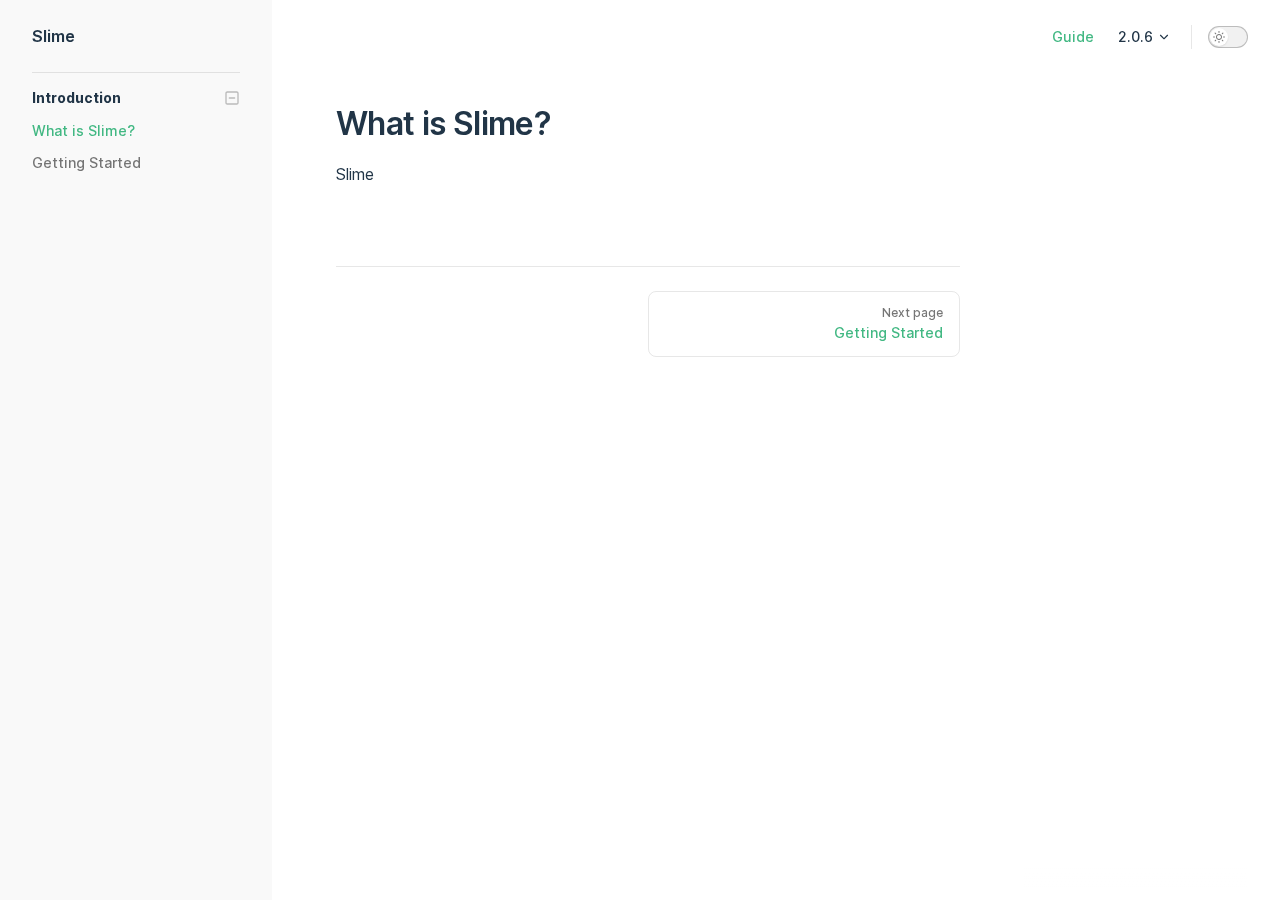
<file: guide/what-is-slime.html>
<!DOCTYPE html>
<html lang="zh-CN">
  <head>
    <meta charset="utf-8">
    <meta name="viewport" content="width=device-width,initial-scale=1">
    <title>What is Slime? | Slime</title>
    <meta name="description" content="2D Engine">
    <link rel="stylesheet" href="/assets/style.a2c72ab9.css">
    <link rel="modulepreload" href="/assets/app.919d0917.js">
    <link rel="modulepreload" href="/assets/guide_what-is-slime.md.96135748.lean.js">
    
    <link rel="icon" href="/logo.svg" type="image/svg+xml">
  <link rel="alternate icon" href="/favicon.ico" type="image/png" sizes="16x16">
  <script>(()=>{const e=localStorage.getItem("vitepress-theme-appearance"),a=window.matchMedia("(prefers-color-scheme: dark)").matches;(!e||e==="auto"?a:e==="dark")&&document.documentElement.classList.add("dark")})();</script>
  </head>
  <body>
    <div id="app"><div class="Layout" data-v-66204374><!--[--><!--]--><!--[--><span tabindex="-1" data-v-40d8faed></span><a href="#VPContent" class="VPSkipLink visually-hidden" data-v-40d8faed> Skip to content </a><!--]--><!----><header class="VPNav" data-v-66204374 data-v-574cb7e9><div class="VPNavBar has-sidebar" data-v-574cb7e9 data-v-23964494><div class="container" data-v-23964494><div class="VPNavBarTitle has-sidebar" data-v-23964494 data-v-6d41cef0><a class="title" href="/" data-v-6d41cef0><!----><!--[-->Slime<!--]--></a></div><div class="content" data-v-23964494><!----><nav aria-labelledby="main-nav-aria-label" class="VPNavBarMenu menu" data-v-23964494 data-v-36eceb0c><span id="main-nav-aria-label" class="visually-hidden" data-v-36eceb0c>Main Navigation</span><!--[--><!--[--><a class="VPLink link VPNavBarMenuLink active" href="/guide/what-is-slime.html" data-v-36eceb0c data-v-bf51d0ee data-v-0c96c854><!--[-->Guide<!--]--><!----></a><!--]--><!--[--><div class="VPFlyout VPNavBarMenuGroup" data-v-36eceb0c data-v-3a84883f><button type="button" class="button" aria-haspopup="true" aria-expanded="false" data-v-3a84883f><span class="text" data-v-3a84883f><!----> 2.0.6 <svg xmlns="http://www.w3.org/2000/svg" aria-hidden="true" focusable="false" viewbox="0 0 24 24" class="text-icon" data-v-3a84883f><path d="M12,16c-0.3,0-0.5-0.1-0.7-0.3l-6-6c-0.4-0.4-0.4-1,0-1.4s1-0.4,1.4,0l5.3,5.3l5.3-5.3c0.4-0.4,1-0.4,1.4,0s0.4,1,0,1.4l-6,6C12.5,15.9,12.3,16,12,16z"></path></svg></span></button><div class="menu" data-v-3a84883f><div class="VPMenu" data-v-3a84883f data-v-010f1d8c><div class="items" data-v-010f1d8c><!--[--><!--[--><div class="VPMenuLink" data-v-010f1d8c data-v-05edcde0><a class="VPLink link" href="https://github.com/yogorobot/slime/blob/main/CHANGELOG.md" target="_blank" rel="noopener noreferrer" data-v-05edcde0 data-v-0c96c854><!--[-->Changelog<!--]--><svg xmlns="http://www.w3.org/2000/svg" aria-hidden="true" focusable="false" height="24px" viewbox="0 0 24 24" width="24px" class="icon" data-v-0c96c854><path d="M0 0h24v24H0V0z" fill="none"></path><path d="M9 5v2h6.59L4 18.59 5.41 20 17 8.41V15h2V5H9z"></path></svg></a></div><!--]--><!--[--><div class="VPMenuLink" data-v-010f1d8c data-v-05edcde0><a class="VPLink link" href="https://github.com/yogorobot/slime/blob/main/.github/contributing.md" target="_blank" rel="noopener noreferrer" data-v-05edcde0 data-v-0c96c854><!--[-->Contributing<!--]--><svg xmlns="http://www.w3.org/2000/svg" aria-hidden="true" focusable="false" height="24px" viewbox="0 0 24 24" width="24px" class="icon" data-v-0c96c854><path d="M0 0h24v24H0V0z" fill="none"></path><path d="M9 5v2h6.59L4 18.59 5.41 20 17 8.41V15h2V5H9z"></path></svg></a></div><!--]--><!--]--></div><!--[--><!--]--></div></div></div><!--]--><!--]--></nav><!----><div class="VPNavBarAppearance appearance" data-v-23964494 data-v-513bb74a><button class="VPSwitch VPSwitchAppearance" type="button" role="switch" aria-label="toggle dark mode" data-v-513bb74a data-v-57172cb8 data-v-eeb71742><span class="check" data-v-eeb71742><span class="icon" data-v-eeb71742><!--[--><svg xmlns="http://www.w3.org/2000/svg" aria-hidden="true" focusable="false" viewbox="0 0 24 24" class="sun" data-v-57172cb8><path d="M12,18c-3.3,0-6-2.7-6-6s2.7-6,6-6s6,2.7,6,6S15.3,18,12,18zM12,8c-2.2,0-4,1.8-4,4c0,2.2,1.8,4,4,4c2.2,0,4-1.8,4-4C16,9.8,14.2,8,12,8z"></path><path d="M12,4c-0.6,0-1-0.4-1-1V1c0-0.6,0.4-1,1-1s1,0.4,1,1v2C13,3.6,12.6,4,12,4z"></path><path d="M12,24c-0.6,0-1-0.4-1-1v-2c0-0.6,0.4-1,1-1s1,0.4,1,1v2C13,23.6,12.6,24,12,24z"></path><path d="M5.6,6.6c-0.3,0-0.5-0.1-0.7-0.3L3.5,4.9c-0.4-0.4-0.4-1,0-1.4s1-0.4,1.4,0l1.4,1.4c0.4,0.4,0.4,1,0,1.4C6.2,6.5,5.9,6.6,5.6,6.6z"></path><path d="M19.8,20.8c-0.3,0-0.5-0.1-0.7-0.3l-1.4-1.4c-0.4-0.4-0.4-1,0-1.4s1-0.4,1.4,0l1.4,1.4c0.4,0.4,0.4,1,0,1.4C20.3,20.7,20,20.8,19.8,20.8z"></path><path d="M3,13H1c-0.6,0-1-0.4-1-1s0.4-1,1-1h2c0.6,0,1,0.4,1,1S3.6,13,3,13z"></path><path d="M23,13h-2c-0.6,0-1-0.4-1-1s0.4-1,1-1h2c0.6,0,1,0.4,1,1S23.6,13,23,13z"></path><path d="M4.2,20.8c-0.3,0-0.5-0.1-0.7-0.3c-0.4-0.4-0.4-1,0-1.4l1.4-1.4c0.4-0.4,1-0.4,1.4,0s0.4,1,0,1.4l-1.4,1.4C4.7,20.7,4.5,20.8,4.2,20.8z"></path><path d="M18.4,6.6c-0.3,0-0.5-0.1-0.7-0.3c-0.4-0.4-0.4-1,0-1.4l1.4-1.4c0.4-0.4,1-0.4,1.4,0s0.4,1,0,1.4l-1.4,1.4C18.9,6.5,18.6,6.6,18.4,6.6z"></path></svg><svg xmlns="http://www.w3.org/2000/svg" aria-hidden="true" focusable="false" viewbox="0 0 24 24" class="moon" data-v-57172cb8><path d="M12.1,22c-0.3,0-0.6,0-0.9,0c-5.5-0.5-9.5-5.4-9-10.9c0.4-4.8,4.2-8.6,9-9c0.4,0,0.8,0.2,1,0.5c0.2,0.3,0.2,0.8-0.1,1.1c-2,2.7-1.4,6.4,1.3,8.4c2.1,1.6,5,1.6,7.1,0c0.3-0.2,0.7-0.3,1.1-0.1c0.3,0.2,0.5,0.6,0.5,1c-0.2,2.7-1.5,5.1-3.6,6.8C16.6,21.2,14.4,22,12.1,22zM9.3,4.4c-2.9,1-5,3.6-5.2,6.8c-0.4,4.4,2.8,8.3,7.2,8.7c2.1,0.2,4.2-0.4,5.8-1.8c1.1-0.9,1.9-2.1,2.4-3.4c-2.5,0.9-5.3,0.5-7.5-1.1C9.2,11.4,8.1,7.7,9.3,4.4z"></path></svg><!--]--></span></span></button></div><!----><div class="VPFlyout VPNavBarExtra extra" data-v-23964494 data-v-bcfe4bc6 data-v-3a84883f><button type="button" class="button" aria-haspopup="true" aria-expanded="false" aria-label="extra navigation" data-v-3a84883f><svg xmlns="http://www.w3.org/2000/svg" aria-hidden="true" focusable="false" viewbox="0 0 24 24" class="icon" data-v-3a84883f><circle cx="12" cy="12" r="2"></circle><circle cx="19" cy="12" r="2"></circle><circle cx="5" cy="12" r="2"></circle></svg></button><div class="menu" data-v-3a84883f><div class="VPMenu" data-v-3a84883f data-v-010f1d8c><!----><!--[--><!--[--><!----><div class="group" data-v-bcfe4bc6><div class="item appearance" data-v-bcfe4bc6><p class="label" data-v-bcfe4bc6>Appearance</p><div class="appearance-action" data-v-bcfe4bc6><button class="VPSwitch VPSwitchAppearance" type="button" role="switch" aria-label="toggle dark mode" data-v-bcfe4bc6 data-v-57172cb8 data-v-eeb71742><span class="check" data-v-eeb71742><span class="icon" data-v-eeb71742><!--[--><svg xmlns="http://www.w3.org/2000/svg" aria-hidden="true" focusable="false" viewbox="0 0 24 24" class="sun" data-v-57172cb8><path d="M12,18c-3.3,0-6-2.7-6-6s2.7-6,6-6s6,2.7,6,6S15.3,18,12,18zM12,8c-2.2,0-4,1.8-4,4c0,2.2,1.8,4,4,4c2.2,0,4-1.8,4-4C16,9.8,14.2,8,12,8z"></path><path d="M12,4c-0.6,0-1-0.4-1-1V1c0-0.6,0.4-1,1-1s1,0.4,1,1v2C13,3.6,12.6,4,12,4z"></path><path d="M12,24c-0.6,0-1-0.4-1-1v-2c0-0.6,0.4-1,1-1s1,0.4,1,1v2C13,23.6,12.6,24,12,24z"></path><path d="M5.6,6.6c-0.3,0-0.5-0.1-0.7-0.3L3.5,4.9c-0.4-0.4-0.4-1,0-1.4s1-0.4,1.4,0l1.4,1.4c0.4,0.4,0.4,1,0,1.4C6.2,6.5,5.9,6.6,5.6,6.6z"></path><path d="M19.8,20.8c-0.3,0-0.5-0.1-0.7-0.3l-1.4-1.4c-0.4-0.4-0.4-1,0-1.4s1-0.4,1.4,0l1.4,1.4c0.4,0.4,0.4,1,0,1.4C20.3,20.7,20,20.8,19.8,20.8z"></path><path d="M3,13H1c-0.6,0-1-0.4-1-1s0.4-1,1-1h2c0.6,0,1,0.4,1,1S3.6,13,3,13z"></path><path d="M23,13h-2c-0.6,0-1-0.4-1-1s0.4-1,1-1h2c0.6,0,1,0.4,1,1S23.6,13,23,13z"></path><path d="M4.2,20.8c-0.3,0-0.5-0.1-0.7-0.3c-0.4-0.4-0.4-1,0-1.4l1.4-1.4c0.4-0.4,1-0.4,1.4,0s0.4,1,0,1.4l-1.4,1.4C4.7,20.7,4.5,20.8,4.2,20.8z"></path><path d="M18.4,6.6c-0.3,0-0.5-0.1-0.7-0.3c-0.4-0.4-0.4-1,0-1.4l1.4-1.4c0.4-0.4,1-0.4,1.4,0s0.4,1,0,1.4l-1.4,1.4C18.9,6.5,18.6,6.6,18.4,6.6z"></path></svg><svg xmlns="http://www.w3.org/2000/svg" aria-hidden="true" focusable="false" viewbox="0 0 24 24" class="moon" data-v-57172cb8><path d="M12.1,22c-0.3,0-0.6,0-0.9,0c-5.5-0.5-9.5-5.4-9-10.9c0.4-4.8,4.2-8.6,9-9c0.4,0,0.8,0.2,1,0.5c0.2,0.3,0.2,0.8-0.1,1.1c-2,2.7-1.4,6.4,1.3,8.4c2.1,1.6,5,1.6,7.1,0c0.3-0.2,0.7-0.3,1.1-0.1c0.3,0.2,0.5,0.6,0.5,1c-0.2,2.7-1.5,5.1-3.6,6.8C16.6,21.2,14.4,22,12.1,22zM9.3,4.4c-2.9,1-5,3.6-5.2,6.8c-0.4,4.4,2.8,8.3,7.2,8.7c2.1,0.2,4.2-0.4,5.8-1.8c1.1-0.9,1.9-2.1,2.4-3.4c-2.5,0.9-5.3,0.5-7.5-1.1C9.2,11.4,8.1,7.7,9.3,4.4z"></path></svg><!--]--></span></span></button></div></div></div><!----><!--]--><!--]--></div></div></div><button type="button" class="VPNavBarHamburger hamburger" aria-label="mobile navigation" aria-expanded="false" aria-controls="VPNavScreen" data-v-23964494 data-v-702843d0><span class="container" data-v-702843d0><span class="top" data-v-702843d0></span><span class="middle" data-v-702843d0></span><span class="bottom" data-v-702843d0></span></span></button></div></div></div><!----></header><div class="VPLocalNav" data-v-66204374 data-v-a9a4d510><button class="menu" aria-expanded="false" aria-controls="VPSidebarNav" data-v-a9a4d510><svg xmlns="http://www.w3.org/2000/svg" aria-hidden="true" focusable="false" viewbox="0 0 24 24" class="menu-icon" data-v-a9a4d510><path d="M17,11H3c-0.6,0-1-0.4-1-1s0.4-1,1-1h14c0.6,0,1,0.4,1,1S17.6,11,17,11z"></path><path d="M21,7H3C2.4,7,2,6.6,2,6s0.4-1,1-1h18c0.6,0,1,0.4,1,1S21.6,7,21,7z"></path><path d="M21,15H3c-0.6,0-1-0.4-1-1s0.4-1,1-1h18c0.6,0,1,0.4,1,1S21.6,15,21,15z"></path><path d="M17,19H3c-0.6,0-1-0.4-1-1s0.4-1,1-1h14c0.6,0,1,0.4,1,1S17.6,19,17,19z"></path></svg><span class="menu-text" data-v-a9a4d510>Menu</span></button><a class="top-link" href="#" data-v-a9a4d510> Return to top </a></div><aside class="VPSidebar" data-v-66204374 data-v-575b3a38><nav class="nav" id="VPSidebarNav" aria-labelledby="sidebar-aria-label" tabindex="-1" data-v-575b3a38><span class="visually-hidden" id="sidebar-aria-label" data-v-575b3a38> Sidebar Navigation </span><!--[--><div class="group" data-v-575b3a38><section class="VPSidebarGroup collapsible" data-v-575b3a38 data-v-4c0613ca><div class="title" role="button" data-v-4c0613ca><h2 class="title-text" data-v-4c0613ca>Introduction</h2><div class="action" data-v-4c0613ca><svg xmlns="http://www.w3.org/2000/svg" xmlns:xlink="http://www.w3.org/1999/xlink" viewbox="0 0 24 24" class="icon minus" data-v-4c0613ca><path d="M19,2H5C3.3,2,2,3.3,2,5v14c0,1.7,1.3,3,3,3h14c1.7,0,3-1.3,3-3V5C22,3.3,20.7,2,19,2zM20,19c0,0.6-0.4,1-1,1H5c-0.6,0-1-0.4-1-1V5c0-0.6,0.4-1,1-1h14c0.6,0,1,0.4,1,1V19z"></path><path d="M16,11H8c-0.6,0-1,0.4-1,1s0.4,1,1,1h8c0.6,0,1-0.4,1-1S16.6,11,16,11z"></path></svg><svg version="1.1" xmlns="http://www.w3.org/2000/svg" viewbox="0 0 24 24" class="icon plus" data-v-4c0613ca><path d="M19,2H5C3.3,2,2,3.3,2,5v14c0,1.7,1.3,3,3,3h14c1.7,0,3-1.3,3-3V5C22,3.3,20.7,2,19,2z M20,19c0,0.6-0.4,1-1,1H5c-0.6,0-1-0.4-1-1V5c0-0.6,0.4-1,1-1h14c0.6,0,1,0.4,1,1V19z"></path><path d="M16,11h-3V8c0-0.6-0.4-1-1-1s-1,0.4-1,1v3H8c-0.6,0-1,0.4-1,1s0.4,1,1,1h3v3c0,0.6,0.4,1,1,1s1-0.4,1-1v-3h3c0.6,0,1-0.4,1-1S16.6,11,16,11z"></path></svg></div></div><div class="items" data-v-4c0613ca><!--[--><a class="VPLink link active" href="/guide/what-is-slime.html" data-v-4c0613ca data-v-4ac05124 data-v-0c96c854><!--[--><span class="link-text" data-v-4ac05124>What is Slime?</span><!--]--><!----></a><a class="VPLink link" href="/guide/getting-started.html" data-v-4c0613ca data-v-4ac05124 data-v-0c96c854><!--[--><span class="link-text" data-v-4ac05124>Getting Started</span><!--]--><!----></a><!--]--></div></section></div><!--]--></nav></aside><div class="VPContent has-sidebar" id="VPContent" data-v-66204374 data-v-0e4d175a><div class="VPDoc has-sidebar" data-v-0e4d175a data-v-542b5b3a><div class="container" data-v-542b5b3a><div class="aside" data-v-542b5b3a><div class="aside-curtain" data-v-542b5b3a></div><div class="aside-container" data-v-542b5b3a><div class="aside-content" data-v-542b5b3a><div class="VPDocAside" data-v-542b5b3a data-v-719cedd0><!--[--><!--]--><!--[--><!--]--><!----><!--[--><!--]--><div class="spacer" data-v-719cedd0></div><!--[--><!--]--><!----><!--[--><!--]--><!--[--><!--]--></div></div></div></div><div class="content" data-v-542b5b3a><div class="content-container" data-v-542b5b3a><!--[--><!--]--><main class="main" data-v-542b5b3a><div style="position:relative;" class="vp-doc _guide_what-is-slime" data-v-542b5b3a><div><h1 id="what-is-slime" tabindex="-1">What is Slime? <a class="header-anchor" href="#what-is-slime" aria-hidden="true">#</a></h1><p>Slime</p></div></div></main><footer class="VPDocFooter" data-v-542b5b3a data-v-25535ebb><div class="edit-info" data-v-25535ebb><!----><!----></div><div class="prev-next" data-v-25535ebb><div class="pager" data-v-25535ebb><!----></div><div class="pager" data-v-25535ebb><a class="pager-link next" href="/guide/getting-started.html" data-v-25535ebb><span class="desc" data-v-25535ebb>Next page</span><span class="title" data-v-25535ebb>Getting Started</span></a></div></div></footer><!--[--><!--]--></div></div></div></div></div><!----><!--[--><!--]--></div></div>
    <script>__VP_HASH_MAP__ = JSON.parse("{\"guide_edit.md\":\"f91adabf\",\"guide_getting-started.md\":\"da75bd07\",\"guide_what-is-slime.md\":\"96135748\",\"index.md\":\"2913f6df\"}")</script>
    <script type="module" async src="/assets/app.919d0917.js"></script>
    
  </body>
</html>
</file>
<file: assets/style.a2c72ab9.css>
@font-face{font-family:Inter var;font-weight:100 900;font-display:swap;font-style:normal;font-named-instance:"Regular";src:url(/assets/inter-roman-cyrillic.5f2c6c8c.woff2) format("woff2");unicode-range:U+0301,U+0400-045F,U+0490-0491,U+04B0-04B1,U+2116}@font-face{font-family:Inter var;font-weight:100 900;font-display:swap;font-style:normal;font-named-instance:"Regular";src:url(/assets/inter-roman-cyrillic-ext.e75737ce.woff2) format("woff2");unicode-range:U+0460-052F,U+1C80-1C88,U+20B4,U+2DE0-2DFF,U+A640-A69F,U+FE2E-FE2F}@font-face{font-family:Inter var;font-weight:100 900;font-display:swap;font-style:normal;font-named-instance:"Regular";src:url(/assets/inter-roman-greek.d5a6d92a.woff2) format("woff2");unicode-range:U+0370-03FF}@font-face{font-family:Inter var;font-weight:100 900;font-display:swap;font-style:normal;font-named-instance:"Regular";src:url(/assets/inter-roman-greek-ext.ab0619bc.woff2) format("woff2");unicode-range:U+1F00-1FFF}@font-face{font-family:Inter var;font-weight:100 900;font-display:swap;font-style:normal;font-named-instance:"Regular";src:url(/assets/inter-roman-latin.2ed14f66.woff2) format("woff2");unicode-range:U+0000-00FF,U+0131,U+0152-0153,U+02BB-02BC,U+02C6,U+02DA,U+02DC,U+2000-206F,U+2074,U+20AC,U+2122,U+2191,U+2193,U+2212,U+2215,U+FEFF,U+FFFD}@font-face{font-family:Inter var;font-weight:100 900;font-display:swap;font-style:normal;font-named-instance:"Regular";src:url(/assets/inter-roman-latin-ext.0030eebd.woff2) format("woff2");unicode-range:U+0100-024F,U+0259,U+1E00-1EFF,U+2020,U+20A0-20AB,U+20AD-20CF,U+2113,U+2C60-2C7F,U+A720-A7FF}@font-face{font-family:Inter var;font-weight:100 900;font-display:swap;font-style:normal;font-named-instance:"Regular";src:url(/assets/inter-roman-vietnamese.14ce25a6.woff2) format("woff2");unicode-range:U+0102-0103,U+0110-0111,U+0128-0129,U+0168-0169,U+01A0-01A1,U+01AF-01B0,U+1EA0-1EF9,U+20AB}@font-face{font-family:Inter var;font-weight:100 900;font-display:swap;font-style:italic;font-named-instance:"Italic";src:url(/assets/inter-italic-cyrillic.ea42a392.woff2) format("woff2");unicode-range:U+0301,U+0400-045F,U+0490-0491,U+04B0-04B1,U+2116}@font-face{font-family:Inter var;font-weight:100 900;font-display:swap;font-style:italic;font-named-instance:"Italic";src:url(/assets/inter-italic-cyrillic-ext.33bd5a8e.woff2) format("woff2");unicode-range:U+0460-052F,U+1C80-1C88,U+20B4,U+2DE0-2DFF,U+A640-A69F,U+FE2E-FE2F}@font-face{font-family:Inter var;font-weight:100 900;font-display:swap;font-style:italic;font-named-instance:"Italic";src:url(/assets/inter-italic-greek.8f4463c4.woff2) format("woff2");unicode-range:U+0370-03FF}@font-face{font-family:Inter var;font-weight:100 900;font-display:swap;font-style:italic;font-named-instance:"Italic";src:url(/assets/inter-italic-greek-ext.4fbe9427.woff2) format("woff2");unicode-range:U+1F00-1FFF}@font-face{font-family:Inter var;font-weight:100 900;font-display:swap;font-style:italic;font-named-instance:"Italic";src:url(/assets/inter-italic-latin.bd3b6f56.woff2) format("woff2");unicode-range:U+0000-00FF,U+0131,U+0152-0153,U+02BB-02BC,U+02C6,U+02DA,U+02DC,U+2000-206F,U+2074,U+20AC,U+2122,U+2191,U+2193,U+2212,U+2215,U+FEFF,U+FFFD}@font-face{font-family:Inter var;font-weight:100 900;font-display:swap;font-style:italic;font-named-instance:"Italic";src:url(/assets/inter-italic-latin-ext.bd8920cc.woff2) format("woff2");unicode-range:U+0100-024F,U+0259,U+1E00-1EFF,U+2020,U+20A0-20AB,U+20AD-20CF,U+2113,U+2C60-2C7F,U+A720-A7FF}@font-face{font-family:Inter var;font-weight:100 900;font-display:swap;font-style:italic;font-named-instance:"Italic";src:url(/assets/inter-italic-vietnamese.6ce511fb.woff2) format("woff2");unicode-range:U+0102-0103,U+0110-0111,U+0128-0129,U+0168-0169,U+01A0-01A1,U+01AF-01B0,U+1EA0-1EF9,U+20AB}@font-face{font-family:Inter var experimental;font-weight:100 900;font-display:swap;font-style:oblique 0deg 10deg;src:url(/assets/inter-cyrillic.f8750142.woff2) format("woff2");unicode-range:U+0301,U+0400-045F,U+0490-0491,U+04B0-04B1,U+2116}@font-face{font-family:Inter var experimental;font-weight:100 900;font-display:swap;font-style:oblique 0deg 10deg;src:url(/assets/inter-cyrillic-ext.0877b0d9.woff2) format("woff2");unicode-range:U+0460-052F,U+1C80-1C88,U+20B4,U+2DE0-2DFF,U+A640-A69F,U+FE2E-FE2F}@font-face{font-family:Inter var experimental;font-weight:100 900;font-display:swap;font-style:oblique 0deg 10deg;src:url(/assets/inter-greek.117e1956.woff2) format("woff2");unicode-range:U+0370-03FF}@font-face{font-family:Inter var experimental;font-weight:100 900;font-display:swap;font-style:oblique 0deg 10deg;src:url(/assets/inter-greek-ext.3e6f6728.woff2) format("woff2");unicode-range:U+1F00-1FFF}@font-face{font-family:Inter var experimental;font-weight:100 900;font-display:swap;font-style:oblique 0deg 10deg;src:url(/assets/inter-latin.4fe6132f.woff2) format("woff2");unicode-range:U+0000-00FF,U+0131,U+0152-0153,U+02BB-02BC,U+02C6,U+02DA,U+02DC,U+2000-206F,U+2074,U+20AC,U+2122,U+2191,U+2193,U+2212,U+2215,U+FEFF,U+FFFD}@font-face{font-family:Inter var experimental;font-weight:100 900;font-display:swap;font-style:oblique 0deg 10deg;src:url(/assets/inter-latin-ext.7cc429bc.woff2) format("woff2");unicode-range:U+0100-024F,U+0259,U+1E00-1EFF,U+2020,U+20A0-20AB,U+20AD-20CF,U+2113,U+2C60-2C7F,U+A720-A7FF}@font-face{font-family:Inter var experimental;font-weight:100 900;font-display:swap;font-style:oblique 0deg 10deg;src:url(/assets/inter-vietnamese.2c644a25.woff2) format("woff2");unicode-range:U+0102-0103,U+0110-0111,U+0128-0129,U+0168-0169,U+01A0-01A1,U+01AF-01B0,U+1EA0-1EF9,U+20AB}:root{--vp-c-white: #ffffff;--vp-c-white-soft: #f9f9f9;--vp-c-white-mute: #f1f1f1;--vp-c-black: #1a1a1a;--vp-c-black-pure: #000000;--vp-c-black-soft: #242424;--vp-c-black-mute: #2f2f2f;--vp-c-gray: #8e8e8e;--vp-c-gray-light-1: #aeaeae;--vp-c-gray-light-2: #c7c7c7;--vp-c-gray-light-3: #d1d1d1;--vp-c-gray-light-4: #e5e5e5;--vp-c-gray-light-5: #f2f2f2;--vp-c-gray-dark-1: #636363;--vp-c-gray-dark-2: #484848;--vp-c-gray-dark-3: #3a3a3a;--vp-c-gray-dark-4: #282828;--vp-c-gray-dark-5: #202020;--vp-c-divider-light-1: rgba(60, 60, 60, .29);--vp-c-divider-light-2: rgba(60, 60, 60, .12);--vp-c-divider-dark-1: rgba(84, 84, 84, .65);--vp-c-divider-dark-2: rgba(84, 84, 84, .48);--vp-c-text-light-1: var(--vp-c-indigo);--vp-c-text-light-2: rgba(60, 60, 60, .7);--vp-c-text-light-3: rgba(60, 60, 60, .33);--vp-c-text-light-4: rgba(60, 60, 60, .18);--vp-c-text-dark-1: rgba(255, 255, 255, .87);--vp-c-text-dark-2: rgba(235, 235, 235, .6);--vp-c-text-dark-3: rgba(235, 235, 235, .38);--vp-c-text-dark-4: rgba(235, 235, 235, .18);--vp-c-indigo: #213547;--vp-c-indigo-soft: #476582;--vp-c-indigo-light: #aac8e4;--vp-c-indigo-lighter: #c9def1;--vp-c-indigo-dark: #1d2f3f;--vp-c-indigo-darker: #14212e;--vp-c-green: #42b883;--vp-c-green-light: #42d392;--vp-c-green-lighter: #35eb9a;--vp-c-green-dark: #33a06f;--vp-c-green-darker: #155f3e;--vp-c-green-dimm-1: rgba(66, 184, 131, .5);--vp-c-green-dimm-2: rgba(66, 184, 131, .25);--vp-c-green-dimm-3: rgba(66, 184, 131, .05);--vp-c-yellow: #ffc517;--vp-c-yellow-light: #fcd253;--vp-c-yellow-lighter: #fcfc7c;--vp-c-yellow-dark: #e0ad15;--vp-c-yellow-darker: #ad850e;--vp-c-yellow-dimm-1: rgba(255, 197, 23, .5);--vp-c-yellow-dimm-2: rgba(255, 197, 23, .25);--vp-c-yellow-dimm-3: rgba(255, 197, 23, .05);--vp-c-red: #ed3c50;--vp-c-red-light: #f54e82;--vp-c-red-lighter: #fd1d7c;--vp-c-red-dark: #cd2d3f;--vp-c-red-darker: #ab2131;--vp-c-red-dimm-1: rgba(237, 60, 80, .5);--vp-c-red-dimm-2: rgba(237, 60, 80, .25);--vp-c-red-dimm-3: rgba(237, 60, 80, .05)}:root{--vp-c-bg: var(--vp-c-white);--vp-c-bg-soft: var(--vp-c-white-soft);--vp-c-bg-mute: var(--vp-c-white-mute);--vp-c-bg-alt: var(--vp-c-white-soft);--vp-c-divider: var(--vp-c-divider-light-1);--vp-c-divider-light: var(--vp-c-divider-light-2);--vp-c-divider-inverse: var(--vp-c-divider-dark-1);--vp-c-divider-inverse-light: var(--vp-c-divider-dark-2);--vp-c-text-1: var(--vp-c-text-light-1);--vp-c-text-2: var(--vp-c-text-light-2);--vp-c-text-3: var(--vp-c-text-light-3);--vp-c-text-4: var(--vp-c-text-light-4);--vp-c-text-inverse-1: var(--vp-c-text-dark-1);--vp-c-text-inverse-2: var(--vp-c-text-dark-2);--vp-c-text-inverse-3: var(--vp-c-text-dark-3);--vp-c-text-inverse-4: var(--vp-c-text-dark-4);--vp-c-text-code: var(--vp-c-indigo-soft);--vp-c-brand: var(--vp-c-green);--vp-c-brand-light: var(--vp-c-green-light);--vp-c-brand-lighter: var(--vp-c-green-lighter);--vp-c-brand-dark: var(--vp-c-green-dark);--vp-c-brand-darker: var(--vp-c-green-darker);--vp-c-sponsor: #fd1d7c}.dark{--vp-c-bg: var(--vp-c-black-soft);--vp-c-bg-soft: var(--vp-c-black-mute);--vp-c-bg-mute: var(--vp-c-gray-dark-3);--vp-c-bg-alt: var(--vp-c-black);--vp-c-divider: var(--vp-c-divider-dark-1);--vp-c-divider-light: var(--vp-c-divider-dark-2);--vp-c-divider-inverse: var(--vp-c-divider-light-1);--vp-c-divider-inverse-light: var(--vp-c-divider-light-2);--vp-c-text-1: var(--vp-c-text-dark-1);--vp-c-text-2: var(--vp-c-text-dark-2);--vp-c-text-3: var(--vp-c-text-dark-3);--vp-c-text-4: var(--vp-c-text-dark-4);--vp-c-text-inverse-1: var(--vp-c-text-light-1);--vp-c-text-inverse-2: var(--vp-c-text-light-2);--vp-c-text-inverse-3: var(--vp-c-text-light-3);--vp-c-text-inverse-4: var(--vp-c-text-light-4);--vp-c-text-code: var(--vp-c-indigo-lighter)}:root{--vp-font-family-base: "Inter var experimental", "Inter var", -apple-system, BlinkMacSystemFont, "Segoe UI", Roboto, Oxygen, Ubuntu, Cantarell, "Fira Sans", "Droid Sans", "Helvetica Neue", sans-serif;--vp-font-family-mono: Menlo, Monaco, Consolas, "Courier New", monospace}:root{--vp-shadow-1: 0 1px 2px rgba(0, 0, 0, .04), 0 1px 2px rgba(0, 0, 0, .06);--vp-shadow-2: 0 3px 12px rgba(0, 0, 0, .07), 0 1px 4px rgba(0, 0, 0, .07);--vp-shadow-3: 0 12px 32px rgba(0, 0, 0, .1), 0 2px 6px rgba(0, 0, 0, .08);--vp-shadow-4: 0 14px 44px rgba(0, 0, 0, .12), 0 3px 9px rgba(0, 0, 0, .12);--vp-shadow-5: 0 18px 56px rgba(0, 0, 0, .16), 0 4px 12px rgba(0, 0, 0, .16)}:root{--vp-z-index-local-nav: 10;--vp-z-index-nav: 20;--vp-z-index-backdrop: 30;--vp-z-index-sidebar: 40;--vp-z-index-footer: 50}:root{--vp-icon-copy: url("data:image/svg+xml,%3Csvg xmlns='http://www.w3.org/2000/svg' fill='none' height='20' width='20' stroke='rgba(128,128,128,1)' stroke-width='2' class='h-6 w-6' viewBox='0 0 24 24'%3E%3Cpath stroke-linecap='round' stroke-linejoin='round' d='M9 5H7a2 2 0 0 0-2 2v12a2 2 0 0 0 2 2h10a2 2 0 0 0 2-2V7a2 2 0 0 0-2-2h-2M9 5a2 2 0 0 0 2 2h2a2 2 0 0 0 2-2M9 5a2 2 0 0 1 2-2h2a2 2 0 0 1 2 2'/%3E%3C/svg%3E");--vp-icon-copied: url("data:image/svg+xml,%3Csvg xmlns='http://www.w3.org/2000/svg' fill='none' height='20' width='20' stroke='rgba(128,128,128,1)' stroke-width='2' class='h-6 w-6' viewBox='0 0 24 24'%3E%3Cpath stroke-linecap='round' stroke-linejoin='round' d='M9 5H7a2 2 0 0 0-2 2v12a2 2 0 0 0 2 2h10a2 2 0 0 0 2-2V7a2 2 0 0 0-2-2h-2M9 5a2 2 0 0 0 2 2h2a2 2 0 0 0 2-2M9 5a2 2 0 0 1 2-2h2a2 2 0 0 1 2 2m-6 9 2 2 4-4'/%3E%3C/svg%3E")}:root{--vp-layout-max-width: 1440px}:root{--vp-code-line-height: 1.7;--vp-code-font-size: .875em;--vp-code-block-color: var(--vp-c-text-dark-1);--vp-code-block-bg: #292d3e;--vp-code-line-highlight-color: rgba(0, 0, 0, .5);--vp-code-line-number-color: var(--vp-c-text-dark-3);--vp-code-copy-code-hover-bg: rgba(255, 255, 255, .05);--vp-code-copy-code-active-text: var(--vp-c-text-dark-2)}.dark{--vp-code-block-bg: var(--vp-c-bg-alt)}:root{--vp-button-brand-border: var(--vp-c-brand-light);--vp-button-brand-text: var(--vp-c-text-dark-1);--vp-button-brand-bg: var(--vp-c-brand);--vp-button-brand-hover-border: var(--vp-c-brand-light);--vp-button-brand-hover-text: var(--vp-c-text-dark-1);--vp-button-brand-hover-bg: var(--vp-c-brand-light);--vp-button-brand-active-border: var(--vp-c-brand-light);--vp-button-brand-active-text: var(--vp-c-text-dark-1);--vp-button-brand-active-bg: var(--vp-button-brand-bg);--vp-button-alt-border: var(--vp-c-gray-light-3);--vp-button-alt-text: var(--vp-c-text-light-1);--vp-button-alt-bg: var(--vp-c-gray-light-5);--vp-button-alt-hover-border: var(--vp-c-gray-light-3);--vp-button-alt-hover-text: var(--vp-c-text-light-1);--vp-button-alt-hover-bg: var(--vp-c-gray-light-4);--vp-button-alt-active-border: var(--vp-c-gray-light-3);--vp-button-alt-active-text: var(--vp-c-text-light-1);--vp-button-alt-active-bg: var(--vp-c-gray-light-3);--vp-button-sponsor-border: var(--vp-c-gray-light-3);--vp-button-sponsor-text: var(--vp-c-text-light-2);--vp-button-sponsor-bg: transparent;--vp-button-sponsor-hover-border: var(--vp-c-sponsor);--vp-button-sponsor-hover-text: var(--vp-c-sponsor);--vp-button-sponsor-hover-bg: transparent;--vp-button-sponsor-active-border: var(--vp-c-sponsor);--vp-button-sponsor-active-text: var(--vp-c-sponsor);--vp-button-sponsor-active-bg: transparent}.dark{--vp-button-brand-border: var(--vp-c-brand-light);--vp-button-brand-text: var(--vp-c-text-dark-1);--vp-button-brand-bg: var(--vp-c-brand-dark);--vp-button-brand-hover-border: var(--vp-c-brand-lighter);--vp-button-brand-hover-text: var(--vp-c-text-dark-1);--vp-button-brand-hover-bg: var(--vp-c-brand);--vp-button-brand-active-border: var(--vp-c-brand-lighter);--vp-button-brand-active-text: var(--vp-c-text-dark-1);--vp-button-brand-active-bg: var(--vp-button-brand-bg);--vp-button-alt-border: var(--vp-c-gray-dark-2);--vp-button-alt-text: var(--vp-c-text-dark-1);--vp-button-alt-bg: var(--vp-c-bg-mute);--vp-button-alt-hover-border: var(--vp-c-gray-dark-2);--vp-button-alt-hover-text: var(--vp-c-text-dark-1);--vp-button-alt-hover-bg: var(--vp-c-gray-dark-2);--vp-button-alt-active-border: var(--vp-c-gray-dark-2);--vp-button-alt-active-text: var(--vp-c-text-dark-1);--vp-button-alt-active-bg: var(--vp-button-alt-bg);--vp-button-sponsor-border: var(--vp-c-gray-dark-1);--vp-button-sponsor-text: var(--vp-c-text-dark-2)}:root{--vp-custom-block-code-font-size: 13px;--vp-custom-block-info-border: var(--vp-c-divider-light);--vp-custom-block-info-text: var(--vp-c-text-2);--vp-custom-block-info-bg: var(--vp-c-white-soft);--vp-custom-block-info-code-bg: var(--vp-c-gray-light-4);--vp-custom-block-tip-border: var(--vp-c-green-dimm-1);--vp-custom-block-tip-text: var(--vp-c-green-darker);--vp-custom-block-tip-bg: var(--vp-c-green-dimm-3);--vp-custom-block-tip-code-bg: var(--vp-custom-block-tip-bg);--vp-custom-block-warning-border: var(--vp-c-yellow-dimm-1);--vp-custom-block-warning-text: var(--vp-c-yellow-darker);--vp-custom-block-warning-bg: var(--vp-c-yellow-dimm-3);--vp-custom-block-warning-code-bg: var(--vp-custom-block-warning-bg);--vp-custom-block-danger-border: var(--vp-c-red-dimm-1);--vp-custom-block-danger-text: var(--vp-c-red-darker);--vp-custom-block-danger-bg: var(--vp-c-red-dimm-3);--vp-custom-block-danger-code-bg: var(--vp-custom-block-danger-bg);--vp-custom-block-details-border: var(--vp-custom-block-info-border);--vp-custom-block-details-text: var(--vp-custom-block-info-text);--vp-custom-block-details-bg: var(--vp-custom-block-info-bg);--vp-custom-block-details-code-bg: var(--vp-custom-block-details-bg)}.dark{--vp-custom-block-info-border: var(--vp-c-divider-light);--vp-custom-block-info-bg: var(--vp-c-black-mute);--vp-custom-block-info-code-bg: var(--vp-c-gray-dark-4);--vp-custom-block-tip-border: var(--vp-c-green-dimm-2);--vp-custom-block-tip-text: var(--vp-c-green-light);--vp-custom-block-warning-border: var(--vp-c-yellow-dimm-2);--vp-custom-block-warning-text: var(--vp-c-yellow-light);--vp-custom-block-danger-border: var(--vp-c-red-dimm-2);--vp-custom-block-danger-text: var(--vp-c-red-light)}:root{--vp-nav-height: var(--vp-nav-height-mobile);--vp-nav-height-mobile: 56px;--vp-nav-height-desktop: 72px}@media (min-width: 960px){:root{--vp-nav-height: var(--vp-nav-height-desktop)}}:root{--vp-sidebar-width: 272px}:root{--vp-home-hero-name-color: var(--vp-c-brand);--vp-home-hero-name-background: transparent;--vp-home-hero-image-background-image: none;--vp-home-hero-image-filter: none}*,:before,:after{box-sizing:border-box}html{line-height:1.4;font-size:16px;-webkit-text-size-adjust:100%}html.dark{color-scheme:dark}body{margin:0;width:100%;min-width:320px;min-height:100vh;line-height:24px;font-family:var(--vp-font-family-base);font-size:16px;font-weight:400;color:var(--vp-c-text-1);background-color:var(--vp-c-bg);direction:ltr;font-synthesis:none;text-rendering:optimizeLegibility;-webkit-font-smoothing:antialiased;-moz-osx-font-smoothing:grayscale}main{display:block}h1,h2,h3,h4,h5,h6{margin:0;line-height:24px;font-size:16px;font-weight:400}p{margin:0}strong,b{font-weight:600}a,area,button,[role=button],input,label,select,summary,textarea{touch-action:manipulation}a{color:inherit;text-decoration:inherit}ol,ul{list-style:none;margin:0;padding:0}blockquote{margin:0}pre,code,kbd,samp{font-family:var(--vp-font-family-mono)}img,svg,video,canvas,audio,iframe,embed,object{display:block;vertical-align:middle}figure{margin:0}img,video{max-width:100%;height:auto}button,input,optgroup,select,textarea{border:0;padding:0;line-height:inherit;color:inherit}button{padding:0;font-family:inherit;background-color:transparent;background-image:none}button,[role=button]{cursor:pointer}button:focus,button:focus-visible{outline:1px dotted;outline:4px auto -webkit-focus-ring-color}button:focus:not(:focus-visible){outline:none!important}input:focus,textarea:focus,select:focus{outline:none}table{border-collapse:collapse}input{background-color:transparent}input:-ms-input-placeholder,textarea:-ms-input-placeholder{color:var(--vp-c-text-3)}input::-ms-input-placeholder,textarea::-ms-input-placeholder{color:var(--vp-c-text-3)}input::placeholder,textarea::placeholder{color:var(--vp-c-text-3)}input::-webkit-outer-spin-button,input::-webkit-inner-spin-button{-webkit-appearance:none;margin:0}input[type=number]{-moz-appearance:textfield}textarea{resize:vertical}select{-webkit-appearance:none}fieldset{margin:0;padding:0}.visually-hidden{position:absolute;width:1px;height:1px;white-space:nowrap;clip:rect(0 0 0 0);clip-path:inset(50%);overflow:hidden}.custom-block{border:1px solid transparent;border-radius:8px;padding:16px 16px 8px;line-height:24px;font-size:14px;color:var(--vp-c-text-2)}.custom-block.info{border-color:var(--vp-custom-block-info-border);color:var(--vp-custom-block-info-text);background-color:var(--vp-custom-block-info-bg)}.custom-block.info code{background-color:var(--vp-custom-block-info-code-bg)}.custom-block.tip{border-color:var(--vp-custom-block-tip-border);color:var(--vp-custom-block-tip-text);background-color:var(--vp-custom-block-tip-bg)}.custom-block.tip code{background-color:var(--vp-custom-block-tip-code-bg)}.custom-block.warning{border-color:var(--vp-custom-block-warning-border);color:var(--vp-custom-block-warning-text);background-color:var(--vp-custom-block-warning-bg)}.custom-block.warning code{background-color:var(--vp-custom-block-warning-code-bg)}.custom-block.danger{border-color:var(--vp-custom-block-danger-border);color:var(--vp-custom-block-danger-text);background-color:var(--vp-custom-block-danger-bg)}.custom-block.danger code{background-color:var(--vp-custom-block-danger-code-bg)}.custom-block.details{border-color:var(--vp-custom-block-details-border);color:var(--vp-custom-block-details-text);background-color:var(--vp-custom-block-details-bg)}.custom-block.details code{background-color:var(--vp-custom-block-details-code-bg)}.custom-block-title{font-weight:700}.custom-block p+p{margin:8px 0}.custom-block.details summary{margin:0 0 8px;font-weight:700}.custom-block.details summary+p{margin:8px 0}.custom-block a{color:inherit;font-weight:600;text-decoration:underline;transition:opacity .25s}.custom-block a:hover{opacity:.6}.custom-block code{font-size:var(--vp-custom-block-code-font-size)}.dark .vp-code-light{display:none}html:not(.dark) .vp-code-dark{display:none}.vp-doc h1,.vp-doc h2,.vp-doc h3,.vp-doc h4,.vp-doc h5,.vp-doc h6{position:relative;font-weight:600;outline:none}.vp-doc h1{letter-spacing:-.02em;line-height:40px;font-size:28px}.vp-doc h2{margin:48px 0 16px;border-top:1px solid var(--vp-c-divider-light);padding-top:24px;letter-spacing:-.02em;line-height:32px;font-size:24px}.vp-doc h3{margin:32px 0 0;letter-spacing:-.01em;line-height:28px;font-size:20px}.vp-doc .header-anchor{float:left;margin-left:-.87em;padding-right:.23em;font-weight:500;opacity:0;transition:color .25s,opacity .25s}.vp-doc h1:hover .header-anchor,.vp-doc h1 .header-anchor:focus,.vp-doc h2:hover .header-anchor,.vp-doc h2 .header-anchor:focus,.vp-doc h3:hover .header-anchor,.vp-doc h3 .header-anchor:focus,.vp-doc h4:hover .header-anchor,.vp-doc h4 .header-anchor:focus,.vp-doc h5:hover .header-anchor,.vp-doc h5 .header-anchor:focus,.vp-doc h6:hover .header-anchor,.vp-doc h6 .header-anchor:focus{opacity:1}@media (min-width: 768px){.vp-doc h1{letter-spacing:-.02em;line-height:40px;font-size:32px}}.vp-doc p,.vp-doc summary{margin:16px 0}.vp-doc p{line-height:28px}.vp-doc blockquote{margin:16px 0;border-left:2px solid var(--vp-c-divider);padding-left:16px;transition:border-color .5s}.vp-doc blockquote>p{margin:0;font-size:16px;color:var(--vp-c-text-2);transition:color .5s}.vp-doc a{font-weight:500;color:var(--vp-c-brand);text-decoration-style:dotted;transition:color .25s}.vp-doc a:hover{color:var(--vp-c-brand-dark)}.vp-doc strong{font-weight:600}.vp-doc ul,.vp-doc ol{padding-left:1.25rem;margin:16px 0}.vp-doc ul{list-style:disc}.vp-doc ol{list-style:decimal}.vp-doc li+li{margin-top:8px}.vp-doc li>ol,.vp-doc li>ul{margin:8px 0 0}.vp-doc table{display:block;border-collapse:collapse;margin:20px 0;overflow-x:auto}.vp-doc tr{border-top:1px solid var(--vp-c-divider);transition:background-color .5s}.vp-doc tr:nth-child(2n){background-color:var(--vp-c-bg-soft)}.vp-doc th,.vp-doc td{border:1px solid var(--vp-c-divider);padding:12px 16px}.vp-doc th{font-size:16px;font-weight:600;background-color:var(--vp-c-white-soft)}.dark .vp-doc th{background-color:var(--vp-c-black)}.vp-doc hr{margin:16px 0;border:none;border-top:1px solid var(--vp-c-divider-light)}.vp-doc .custom-block{margin:16px 0}.vp-doc .custom-block p{margin:8px 0;line-height:24px}.vp-doc .custom-block p:first-child{margin:0}.vp-doc .custom-block a{color:inherit;font-weight:600;text-decoration:underline;transition:opacity .25s}.vp-doc .custom-block a:hover{opacity:.6}.vp-doc .custom-block code{font-size:var(--vp-custom-block-code-font-size);font-weight:700;color:inherit}.vp-doc .custom-block div[class*=language-]{margin:8px 0}.vp-doc .custom-block div[class*=language-] code{font-weight:400;background-color:var(--vp-code-block-bg)}.vp-doc :not(pre,h1,h2,h3,h4,h5,h6)>code{font-size:var(--vp-code-font-size)}.vp-doc :not(pre)>code{border-radius:4px;padding:3px 6px;color:var(--vp-c-text-code);background-color:var(--vp-c-bg-mute);transition:color .5s,background-color .5s}.vp-doc h1>code,.vp-doc h2>code,.vp-doc h3>code{font-size:.9em}.vp-doc a>code{color:var(--vp-c-brand);transition:color .25s}.vp-doc a:hover>code{color:var(--vp-c-brand-dark)}.vp-doc div[class*=language-]{position:relative;margin:16px -24px;background-color:var(--vp-code-block-bg);overflow-x:auto;transition:background-color .5s}@media (min-width: 640px){.vp-doc div[class*=language-]{border-radius:8px;margin:16px 0}}@media (max-width: 639px){.vp-doc li div[class*=language-]{border-radius:8px 0 0 8px}}.vp-doc div[class*=language-]+div[class*=language-],.vp-doc div[class$=-api]+div[class*=language-],.vp-doc div[class*=language-]+div[class$=-api]>div[class*=language-]{margin-top:-8px}.vp-doc [class*=language-] pre,.vp-doc [class*=language-] code{text-align:left;white-space:pre;word-spacing:normal;word-break:normal;word-wrap:normal;-moz-tab-size:4;-o-tab-size:4;tab-size:4;-webkit-hyphens:none;-moz-hyphens:none;-ms-hyphens:none;hyphens:none}.vp-doc [class*=language-] pre{position:relative;z-index:1;margin:0;padding:16px 0;background:transparent;overflow-x:auto}.vp-doc [class*=language-] code{display:block;padding:0 24px;width:fit-content;line-height:var(--vp-code-line-height);font-size:var(--vp-code-font-size);color:var(--vp-code-block-color);transition:color .5s}.vp-doc .highlight-lines{position:absolute;top:0;bottom:0;left:0;padding-top:16px;width:100%;line-height:var(--vp-code-line-height);font-family:var(--vp-font-family-mono);font-size:var(--vp-code-font-size);user-select:none;overflow:hidden}.vp-doc .highlight-lines .highlighted{background-color:var(--vp-code-line-highlight-color);transition:background-color .5s}.vp-doc div[class*=language-].line-numbers-mode{padding-left:32px}.vp-doc div[class*=language-].line-numbers-mode pre{padding-left:16px}.vp-doc .line-numbers-wrapper{position:absolute;top:0;bottom:0;left:0;z-index:3;border-right:1px solid var(--vp-c-divider-dark-2);padding-top:16px;width:32px;text-align:center;font-family:var(--vp-font-family-mono);line-height:var(--vp-code-line-height);font-size:var(--vp-code-font-size);color:var(--vp-code-line-number-color);transition:border-color .5s,color .5s}.vp-doc [class*=language-]>span.copy{position:absolute;top:8px;right:8px;z-index:2;display:block;justify-content:center;align-items:center;border-radius:4px;width:40px;height:40px;background-color:var(--vp-code-block-bg);opacity:0;cursor:pointer;background-image:var(--vp-icon-copy);background-position:50%;background-size:20px;background-repeat:no-repeat;transition:opacity .25s}.vp-doc [class*=language-]:hover>span.copy{opacity:1}.vp-doc [class*=language-]>span.copy:hover{background-color:var(--vp-code-copy-code-hover-bg)}.vp-doc [class*=language-]>span.copy.copied,.vp-doc [class*=language-]>span.copy:hover.copied{border-radius:0 4px 4px 0;background-color:var(--vp-code-copy-code-hover-bg);background-image:var(--vp-icon-copied)}.vp-doc [class*=language-]>span.copy.copied:before,.vp-doc [class*=language-]>span.copy:hover.copied:before{position:relative;left:-65px;display:block;border-radius:4px 0 0 4px;padding-top:8px;width:64px;height:40px;text-align:center;font-size:12px;font-weight:500;color:var(--vp-code-copy-code-active-text);background-color:var(--vp-code-copy-code-hover-bg);white-space:nowrap;content:"Copied"}.vp-doc [class*=language-]:before{position:absolute;top:6px;right:12px;z-index:2;font-size:12px;font-weight:500;color:var(--vp-c-text-dark-3);transition:color .5s,opacity .5s}.vp-doc [class*=language-]:hover:before{opacity:0}.vp-doc [class~=language-c]:before{content:"c"}.vp-doc [class~=language-css]:before{content:"css"}.vp-doc [class~=language-go]:before{content:"go"}.vp-doc [class~=language-html]:before{content:"html"}.vp-doc [class~=language-java]:before{content:"java"}.vp-doc [class~=language-javascript]:before{content:"js"}.vp-doc [class~=language-js]:before{content:"js"}.vp-doc [class~=language-json]:before{content:"json"}.vp-doc [class~=language-jsx]:before{content:"jsx"}.vp-doc [class~=language-less]:before{content:"less"}.vp-doc [class~=language-markdown]:before{content:"md"}.vp-doc [class~=language-md]:before{content:"md"}.vp-doc [class~=language-php]:before{content:"php"}.vp-doc [class~=language-python]:before{content:"py"}.vp-doc [class~=language-py]:before{content:"py"}.vp-doc [class~=language-rb]:before{content:"rb"}.vp-doc [class~=language-ruby]:before{content:"rb"}.vp-doc [class~=language-rust]:before{content:"rust"}.vp-doc [class~=language-sass]:before{content:"sass"}.vp-doc [class~=language-scss]:before{content:"scss"}.vp-doc [class~=language-sh]:before{content:"sh"}.vp-doc [class~=language-bash]:before{content:"sh"}.vp-doc [class~=language-stylus]:before{content:"styl"}.vp-doc [class~=language-vue-html]:before{content:"template"}.vp-doc [class~=language-typescript]:before{content:"ts"}.vp-doc [class~=language-ts]:before{content:"ts"}.vp-doc [class~=language-tsx]:before{content:"tsx"}.vp-doc [class~=language-vue]:before{content:"vue"}.vp-doc [class~=language-yaml]:before{content:"yaml"}.vp-doc .VPTeamMembers{margin-top:24px}.vp-doc .VPTeamMembers.small.count-1 .container{margin:0!important;max-width:calc((100% - 24px)/2)!important}.vp-doc .VPTeamMembers.small.count-2 .container,.vp-doc .VPTeamMembers.small.count-3 .container{max-width:100%!important}.vp-doc .VPTeamMembers.medium.count-1 .container{margin:0!important;max-width:calc((100% - 24px)/2)!important}.vp-sponsor{border-radius:16px;overflow:hidden}.vp-sponsor.aside{border-radius:12px}.vp-sponsor-section+.vp-sponsor-section{margin-top:4px}.vp-sponsor-tier{margin-bottom:4px;text-align:center;letter-spacing:1px;line-height:24px;width:100%;font-weight:600;color:var(--vp-c-text-2);background-color:var(--vp-c-bg-soft)}.vp-sponsor.normal .vp-sponsor-tier{padding:13px 0 11px;font-size:14px}.vp-sponsor.aside .vp-sponsor-tier{padding:9px 0 7px;font-size:12px}.vp-sponsor-grid+.vp-sponsor-tier{margin-top:4px}.vp-sponsor-grid{display:flex;flex-wrap:wrap;gap:4px}.vp-sponsor-grid.xmini .vp-sponsor-grid-link{height:64px}.vp-sponsor-grid.xmini .vp-sponsor-grid-image{max-width:64px;max-height:22px}.vp-sponsor-grid.mini .vp-sponsor-grid-link{height:72px}.vp-sponsor-grid.mini .vp-sponsor-grid-image{max-width:96px;max-height:24px}.vp-sponsor-grid.small .vp-sponsor-grid-link{height:96px}.vp-sponsor-grid.small .vp-sponsor-grid-image{max-width:96px;max-height:24px}.vp-sponsor-grid.medium .vp-sponsor-grid-link{height:112px}.vp-sponsor-grid.medium .vp-sponsor-grid-image{max-width:120px;max-height:36px}.vp-sponsor-grid.big .vp-sponsor-grid-link{height:184px}.vp-sponsor-grid.big .vp-sponsor-grid-image{max-width:192px;max-height:56px}.vp-sponsor-grid[data-vp-grid="2"] .vp-sponsor-grid-item{width:calc((100% - 4px)/2)}.vp-sponsor-grid[data-vp-grid="3"] .vp-sponsor-grid-item{width:calc((100% - 4px * 2) / 3)}.vp-sponsor-grid[data-vp-grid="4"] .vp-sponsor-grid-item{width:calc((100% - 12px)/4)}.vp-sponsor-grid[data-vp-grid="5"] .vp-sponsor-grid-item{width:calc((100% - 16px)/5)}.vp-sponsor-grid[data-vp-grid="6"] .vp-sponsor-grid-item{width:calc((100% - 4px * 5) / 6)}.vp-sponsor-grid-item{flex-shrink:0;width:100%;background-color:var(--vp-c-bg-soft);transition:background-color .25s}.vp-sponsor-grid-item:hover{background-color:var(--vp-c-bg-mute)}.vp-sponsor-grid-item:hover .vp-sponsor-grid-image{filter:grayscale(0) invert(0)}.vp-sponsor-grid-item.empty:hover{background-color:var(--vp-c-bg-soft)}.dark .vp-sponsor-grid-item:hover{background-color:var(--vp-c-white-soft)}.dark .vp-sponsor-grid-item.empty:hover{background-color:var(--vp-c-black-mute)}.vp-sponsor-grid-link{display:flex}.vp-sponsor-grid-box{display:flex;justify-content:center;align-items:center;width:100%}.vp-sponsor-grid-image{max-width:100%;filter:grayscale(1);transition:filter .25s}.dark .vp-sponsor-grid-image{filter:grayscale(1) invert(1)}.VPSkipLink[data-v-40d8faed]{top:8px;left:8px;padding:8px 16px;z-index:999;border-radius:8px;font-size:12px;font-weight:700;text-decoration:none;color:var(--vp-c-brand);box-shadow:var(--vp-shadow-3);background-color:var(--vp-c-bg)}.VPSkipLink[data-v-40d8faed]:focus{height:auto;width:auto;clip:auto;clip-path:none}.dark .VPSkipLink[data-v-40d8faed]{color:var(--vp-c-green)}@media (min-width: 1280px){.VPSkipLink[data-v-40d8faed]{top:14px;left:16px}}.VPBackdrop[data-v-467ecf1f]{position:fixed;top:0;right:0;bottom:0;left:0;z-index:var(--vp-z-index-backdrop);background:rgba(0,0,0,.6);transition:opacity .5s}.VPBackdrop.fade-enter-from[data-v-467ecf1f],.VPBackdrop.fade-leave-to[data-v-467ecf1f]{opacity:0}.VPBackdrop.fade-leave-active[data-v-467ecf1f]{transition-duration:.25s}@media (min-width: 1280px){.VPBackdrop[data-v-467ecf1f]{display:none}}html:not(.dark) .VPImage.dark[data-v-427376cb]{display:none}.dark .VPImage.light[data-v-427376cb]{display:none}.VPNavBarTitle[data-v-6d41cef0]{flex-shrink:0;border-bottom:1px solid transparent}@media (min-width: 960px){.VPNavBarTitle.has-sidebar[data-v-6d41cef0]{margin-right:32px;width:calc(var(--vp-sidebar-width) - 64px);border-bottom-color:var(--vp-c-divider-light);background-color:var(--vp-c-bg-alt)}}.title[data-v-6d41cef0]{display:flex;align-items:center;width:100%;height:var(--vp-nav-height);font-size:16px;font-weight:600;color:var(--vp-c-text-1);transition:opacity .25s}.title[data-v-6d41cef0]:hover{opacity:.6}@media (min-width: 960px){.title[data-v-6d41cef0]{flex-shrink:0}}[data-v-6d41cef0] .logo{margin-right:8px;height:24px}/*! @docsearch/css 3.1.1 | MIT License | © Algolia, Inc. and contributors | https://docsearch.algolia.com */:root{--docsearch-primary-color:#5468ff;--docsearch-text-color:#1c1e21;--docsearch-spacing:12px;--docsearch-icon-stroke-width:1.4;--docsearch-highlight-color:var(--docsearch-primary-color);--docsearch-muted-color:#969faf;--docsearch-container-background:rgba(101,108,133,.8);--docsearch-logo-color:#5468ff;--docsearch-modal-width:560px;--docsearch-modal-height:600px;--docsearch-modal-background:#f5f6f7;--docsearch-modal-shadow:inset 1px 1px 0 0 hsla(0,0%,100%,.5),0 3px 8px 0 #555a64;--docsearch-searchbox-height:56px;--docsearch-searchbox-background:#ebedf0;--docsearch-searchbox-focus-background:#fff;--docsearch-searchbox-shadow:inset 0 0 0 2px var(--docsearch-primary-color);--docsearch-hit-height:56px;--docsearch-hit-color:#444950;--docsearch-hit-active-color:#fff;--docsearch-hit-background:#fff;--docsearch-hit-shadow:0 1px 3px 0 #d4d9e1;--docsearch-key-gradient:linear-gradient(-225deg,#d5dbe4,#f8f8f8);--docsearch-key-shadow:inset 0 -2px 0 0 #cdcde6,inset 0 0 1px 1px #fff,0 1px 2px 1px rgba(30,35,90,.4);--docsearch-footer-height:44px;--docsearch-footer-background:#fff;--docsearch-footer-shadow:0 -1px 0 0 #e0e3e8,0 -3px 6px 0 rgba(69,98,155,.12)}html[data-theme=dark]{--docsearch-text-color:#f5f6f7;--docsearch-container-background:rgba(9,10,17,.8);--docsearch-modal-background:#15172a;--docsearch-modal-shadow:inset 1px 1px 0 0 #2c2e40,0 3px 8px 0 #000309;--docsearch-searchbox-background:#090a11;--docsearch-searchbox-focus-background:#000;--docsearch-hit-color:#bec3c9;--docsearch-hit-shadow:none;--docsearch-hit-background:#090a11;--docsearch-key-gradient:linear-gradient(-26.5deg,#565872,#31355b);--docsearch-key-shadow:inset 0 -2px 0 0 #282d55,inset 0 0 1px 1px #51577d,0 2px 2px 0 rgba(3,4,9,.3);--docsearch-footer-background:#1e2136;--docsearch-footer-shadow:inset 0 1px 0 0 rgba(73,76,106,.5),0 -4px 8px 0 rgba(0,0,0,.2);--docsearch-logo-color:#fff;--docsearch-muted-color:#7f8497}.DocSearch-Button{align-items:center;background:var(--docsearch-searchbox-background);border:0;border-radius:40px;color:var(--docsearch-muted-color);cursor:pointer;display:flex;font-weight:500;height:36px;justify-content:space-between;margin:0 0 0 16px;padding:0 8px;user-select:none}.DocSearch-Button:active,.DocSearch-Button:focus,.DocSearch-Button:hover{background:var(--docsearch-searchbox-focus-background);box-shadow:var(--docsearch-searchbox-shadow);color:var(--docsearch-text-color);outline:none}.DocSearch-Button-Container{align-items:center;display:flex}.DocSearch-Search-Icon{stroke-width:1.6}.DocSearch-Button .DocSearch-Search-Icon{color:var(--docsearch-text-color)}.DocSearch-Button-Placeholder{font-size:1rem;padding:0 12px 0 6px}.DocSearch-Button-Keys{display:flex;min-width:calc(40px + .8em)}.DocSearch-Button-Key{align-items:center;background:var(--docsearch-key-gradient);border-radius:3px;box-shadow:var(--docsearch-key-shadow);color:var(--docsearch-muted-color);display:flex;height:18px;justify-content:center;margin-right:.4em;position:relative;padding:0 0 2px;border:0;top:-1px;width:20px}@media (max-width:750px){.DocSearch-Button-Keys,.DocSearch-Button-Placeholder{display:none}}.DocSearch--active{overflow:hidden!important}.DocSearch-Container,.DocSearch-Container *{box-sizing:border-box}.DocSearch-Container{background-color:var(--docsearch-container-background);height:100vh;left:0;position:fixed;top:0;width:100vw;z-index:200}.DocSearch-Container a{text-decoration:none}.DocSearch-Link{appearance:none;background:none;border:0;color:var(--docsearch-highlight-color);cursor:pointer;font:inherit;margin:0;padding:0}.DocSearch-Modal{background:var(--docsearch-modal-background);border-radius:6px;box-shadow:var(--docsearch-modal-shadow);flex-direction:column;margin:60px auto auto;max-width:var(--docsearch-modal-width);position:relative}.DocSearch-SearchBar{display:flex;padding:var(--docsearch-spacing) var(--docsearch-spacing) 0}.DocSearch-Form{align-items:center;background:var(--docsearch-searchbox-focus-background);border-radius:4px;box-shadow:var(--docsearch-searchbox-shadow);display:flex;height:var(--docsearch-searchbox-height);margin:0;padding:0 var(--docsearch-spacing);position:relative;width:100%}.DocSearch-Input{appearance:none;background:transparent;border:0;color:var(--docsearch-text-color);flex:1;font:inherit;font-size:1.2em;height:100%;outline:none;padding:0 0 0 8px;width:80%}.DocSearch-Input::placeholder{color:var(--docsearch-muted-color);opacity:1}.DocSearch-Input::-webkit-search-cancel-button,.DocSearch-Input::-webkit-search-decoration,.DocSearch-Input::-webkit-search-results-button,.DocSearch-Input::-webkit-search-results-decoration{display:none}.DocSearch-LoadingIndicator,.DocSearch-MagnifierLabel,.DocSearch-Reset{margin:0;padding:0}.DocSearch-MagnifierLabel,.DocSearch-Reset{align-items:center;color:var(--docsearch-highlight-color);display:flex;justify-content:center}.DocSearch-Container--Stalled .DocSearch-MagnifierLabel,.DocSearch-LoadingIndicator{display:none}.DocSearch-Container--Stalled .DocSearch-LoadingIndicator{align-items:center;color:var(--docsearch-highlight-color);display:flex;justify-content:center}@media screen and (prefers-reduced-motion:reduce){.DocSearch-Reset{animation:none;appearance:none;background:none;border:0;border-radius:50%;color:var(--docsearch-icon-color);cursor:pointer;right:0;stroke-width:var(--docsearch-icon-stroke-width)}}.DocSearch-Reset{animation:fade-in .1s ease-in forwards;appearance:none;background:none;border:0;border-radius:50%;color:var(--docsearch-icon-color);cursor:pointer;padding:2px;right:0;stroke-width:var(--docsearch-icon-stroke-width)}.DocSearch-Reset[hidden]{display:none}.DocSearch-Reset:focus{outline:none}.DocSearch-Reset:hover{color:var(--docsearch-highlight-color)}.DocSearch-LoadingIndicator svg,.DocSearch-MagnifierLabel svg{height:24px;width:24px}.DocSearch-Cancel{display:none}.DocSearch-Dropdown{max-height:calc(var(--docsearch-modal-height) - var(--docsearch-searchbox-height) - var(--docsearch-spacing) - var(--docsearch-footer-height));min-height:var(--docsearch-spacing);overflow-y:auto;overflow-y:overlay;padding:0 var(--docsearch-spacing);scrollbar-color:var(--docsearch-muted-color) var(--docsearch-modal-background);scrollbar-width:thin}.DocSearch-Dropdown::-webkit-scrollbar{width:12px}.DocSearch-Dropdown::-webkit-scrollbar-track{background:transparent}.DocSearch-Dropdown::-webkit-scrollbar-thumb{background-color:var(--docsearch-muted-color);border:3px solid var(--docsearch-modal-background);border-radius:20px}.DocSearch-Dropdown ul{list-style:none;margin:0;padding:0}.DocSearch-Label{font-size:.75em;line-height:1.6em}.DocSearch-Help,.DocSearch-Label{color:var(--docsearch-muted-color)}.DocSearch-Help{font-size:.9em;margin:0;user-select:none}.DocSearch-Title{font-size:1.2em}.DocSearch-Logo a{display:flex}.DocSearch-Logo svg{color:var(--docsearch-logo-color);margin-left:8px}.DocSearch-Hits:last-of-type{margin-bottom:24px}.DocSearch-Hits mark{background:none;color:var(--docsearch-highlight-color)}.DocSearch-HitsFooter{color:var(--docsearch-muted-color);display:flex;font-size:.85em;justify-content:center;margin-bottom:var(--docsearch-spacing);padding:var(--docsearch-spacing)}.DocSearch-HitsFooter a{border-bottom:1px solid;color:inherit}.DocSearch-Hit{border-radius:4px;display:flex;padding-bottom:4px;position:relative}@media screen and (prefers-reduced-motion:reduce){.DocSearch-Hit--deleting{transition:none}}.DocSearch-Hit--deleting{opacity:0;transition:all .25s linear}@media screen and (prefers-reduced-motion:reduce){.DocSearch-Hit--favoriting{transition:none}}.DocSearch-Hit--favoriting{transform:scale(0);transform-origin:top center;transition:all .25s linear;transition-delay:.25s}.DocSearch-Hit a{background:var(--docsearch-hit-background);border-radius:4px;box-shadow:var(--docsearch-hit-shadow);display:block;padding-left:var(--docsearch-spacing);width:100%}.DocSearch-Hit-source{background:var(--docsearch-modal-background);color:var(--docsearch-highlight-color);font-size:.85em;font-weight:600;line-height:32px;margin:0 -4px;padding:8px 4px 0;position:sticky;top:0;z-index:10}.DocSearch-Hit-Tree{color:var(--docsearch-muted-color);height:var(--docsearch-hit-height);opacity:.5;stroke-width:var(--docsearch-icon-stroke-width);width:24px}.DocSearch-Hit[aria-selected=true] a{background-color:var(--docsearch-highlight-color)}.DocSearch-Hit[aria-selected=true] mark{text-decoration:underline}.DocSearch-Hit-Container{align-items:center;color:var(--docsearch-hit-color);display:flex;flex-direction:row;height:var(--docsearch-hit-height);padding:0 var(--docsearch-spacing) 0 0}.DocSearch-Hit-icon{height:20px;width:20px}.DocSearch-Hit-action,.DocSearch-Hit-icon{color:var(--docsearch-muted-color);stroke-width:var(--docsearch-icon-stroke-width)}.DocSearch-Hit-action{align-items:center;display:flex;height:22px;width:22px}.DocSearch-Hit-action svg{display:block;height:18px;width:18px}.DocSearch-Hit-action+.DocSearch-Hit-action{margin-left:6px}.DocSearch-Hit-action-button{appearance:none;background:none;border:0;border-radius:50%;color:inherit;cursor:pointer;padding:2px}svg.DocSearch-Hit-Select-Icon{display:none}.DocSearch-Hit[aria-selected=true] .DocSearch-Hit-Select-Icon{display:block}.DocSearch-Hit-action-button:focus,.DocSearch-Hit-action-button:hover{background:rgba(0,0,0,.2);transition:background-color .1s ease-in}@media screen and (prefers-reduced-motion:reduce){.DocSearch-Hit-action-button:focus,.DocSearch-Hit-action-button:hover{transition:none}}.DocSearch-Hit-action-button:focus path,.DocSearch-Hit-action-button:hover path{fill:#fff}.DocSearch-Hit-content-wrapper{display:flex;flex:1 1 auto;flex-direction:column;font-weight:500;justify-content:center;line-height:1.2em;margin:0 8px;overflow-x:hidden;position:relative;text-overflow:ellipsis;white-space:nowrap;width:80%}.DocSearch-Hit-title{font-size:.9em}.DocSearch-Hit-path{color:var(--docsearch-muted-color);font-size:.75em}.DocSearch-Hit[aria-selected=true] .DocSearch-Hit-action,.DocSearch-Hit[aria-selected=true] .DocSearch-Hit-icon,.DocSearch-Hit[aria-selected=true] .DocSearch-Hit-path,.DocSearch-Hit[aria-selected=true] .DocSearch-Hit-text,.DocSearch-Hit[aria-selected=true] .DocSearch-Hit-title,.DocSearch-Hit[aria-selected=true] .DocSearch-Hit-Tree,.DocSearch-Hit[aria-selected=true] mark{color:var(--docsearch-hit-active-color)!important}@media screen and (prefers-reduced-motion:reduce){.DocSearch-Hit-action-button:focus,.DocSearch-Hit-action-button:hover{background:rgba(0,0,0,.2);transition:none}}.DocSearch-ErrorScreen,.DocSearch-NoResults,.DocSearch-StartScreen{font-size:.9em;margin:0 auto;padding:36px 0;text-align:center;width:80%}.DocSearch-Screen-Icon{color:var(--docsearch-muted-color);padding-bottom:12px}.DocSearch-NoResults-Prefill-List{display:inline-block;padding-bottom:24px;text-align:left}.DocSearch-NoResults-Prefill-List ul{display:inline-block;padding:8px 0 0}.DocSearch-NoResults-Prefill-List li{list-style-position:inside;list-style-type:"\bb  "}.DocSearch-Prefill{appearance:none;background:none;border:0;border-radius:1em;color:var(--docsearch-highlight-color);cursor:pointer;display:inline-block;font-size:1em;font-weight:700;padding:0}.DocSearch-Prefill:focus,.DocSearch-Prefill:hover{outline:none;text-decoration:underline}.DocSearch-Footer{align-items:center;background:var(--docsearch-footer-background);border-radius:0 0 8px 8px;box-shadow:var(--docsearch-footer-shadow);display:flex;flex-direction:row-reverse;flex-shrink:0;height:var(--docsearch-footer-height);justify-content:space-between;padding:0 var(--docsearch-spacing);position:relative;user-select:none;width:100%;z-index:300}.DocSearch-Commands{color:var(--docsearch-muted-color);display:flex;list-style:none;margin:0;padding:0}.DocSearch-Commands li{align-items:center;display:flex}.DocSearch-Commands li:not(:last-of-type){margin-right:.8em}.DocSearch-Commands-Key{align-items:center;background:var(--docsearch-key-gradient);border-radius:2px;box-shadow:var(--docsearch-key-shadow);display:flex;height:18px;justify-content:center;margin-right:.4em;padding:0 0 1px;color:var(--docsearch-muted-color);border:0;width:20px}@media (max-width:750px){:root{--docsearch-spacing:10px;--docsearch-footer-height:40px}.DocSearch-Dropdown{height:100%}.DocSearch-Container{height:100vh;height:-webkit-fill-available;height:calc(var(--docsearch-vh, 1vh)*100);position:absolute}.DocSearch-Footer{border-radius:0;bottom:0;position:absolute}.DocSearch-Hit-content-wrapper{display:flex;position:relative;width:80%}.DocSearch-Modal{border-radius:0;box-shadow:none;height:100vh;height:-webkit-fill-available;height:calc(var(--docsearch-vh, 1vh)*100);margin:0;max-width:100%;width:100%}.DocSearch-Dropdown{max-height:calc(var(--docsearch-vh, 1vh)*100 - var(--docsearch-searchbox-height) - var(--docsearch-spacing) - var(--docsearch-footer-height))}.DocSearch-Cancel{appearance:none;background:none;border:0;color:var(--docsearch-highlight-color);cursor:pointer;display:inline-block;flex:none;font:inherit;font-size:1em;font-weight:500;margin-left:var(--docsearch-spacing);outline:none;overflow:hidden;padding:0;user-select:none;white-space:nowrap}.DocSearch-Commands,.DocSearch-Hit-Tree{display:none}}@keyframes fade-in{0%{opacity:0}to{opacity:1}}.VPNavBarSearch{display:flex;align-items:center}@media (min-width: 768px){.VPNavBarSearch{flex-grow:1;padding-left:24px}}@media (min-width: 960px){.VPNavBarSearch{padding-left:32px}}.DocSearch{--docsearch-primary-color: var(--vp-c-brand);--docsearch-highlight-color: var(--docsearch-primary-color);--docsearch-text-color: var(--vp-c-text-1);--docsearch-muted-color: var(--vp-c-text-2);--docsearch-searchbox-shadow: none;--docsearch-searchbox-focus-background: transparent;--docsearch-key-gradient: transparent;--docsearch-key-shadow: none;--docsearch-modal-background: var(--vp-c-bg-soft);--docsearch-footer-background: var(--vp-c-bg)}.dark .DocSearch{--docsearch-modal-shadow: none;--docsearch-footer-shadow: none;--docsearch-logo-color: var(--vp-c-text-2);--docsearch-hit-background: var(--vp-c-bg-mute);--docsearch-hit-color: var(--vp-c-text-2);--docsearch-hit-shadow: none}.DocSearch-Button{display:flex;justify-content:center;align-items:center;margin:0;padding:0;width:32px;height:55px;background:transparent;transition:border-color .25s}.DocSearch-Button:hover{background:transparent}.DocSearch-Button:focus{outline:1px dotted;outline:5px auto -webkit-focus-ring-color}.DocSearch-Button:focus:not(:focus-visible){outline:none!important}@media (min-width: 768px){.DocSearch-Button{justify-content:flex-start;border:1px solid transparent;border-radius:8px;padding:0 10px 0 12px;width:100%;height:40px;background-color:var(--vp-c-bg-alt)}.DocSearch-Button:hover{border-color:var(--vp-c-brand);background:var(--vp-c-bg-alt)}}.DocSearch-Button .DocSearch-Button-Container{display:flex;align-items:center}.DocSearch-Button .DocSearch-Search-Icon{position:relative;width:16px;height:16px;color:var(--vp-c-text-1);fill:currentColor;transition:color .5s}.DocSearch-Button:hover .DocSearch-Search-Icon{color:var(--vp-c-text-1)}@media (min-width: 768px){.DocSearch-Button .DocSearch-Search-Icon{top:1px;margin-right:8px;width:14px;height:14px;color:var(--vp-c-text-2)}}.DocSearch-Button .DocSearch-Button-Placeholder{display:none;margin-top:2px;padding:0 16px 0 0;font-size:13px;font-weight:500;color:var(--vp-c-text-2);transition:color .5s}.DocSearch-Button:hover .DocSearch-Button-Placeholder{color:var(--vp-c-text-1)}@media (min-width: 768px){.DocSearch-Button .DocSearch-Button-Placeholder{display:inline-block}}.DocSearch-Button .DocSearch-Button-Keys{display:none;min-width:auto}@media (min-width: 768px){.DocSearch-Button .DocSearch-Button-Keys{display:flex;align-items:center}}.DocSearch-Button .DocSearch-Button-Key{display:block;margin:2px 0 0;border:1px solid var(--vp-c-divider);border-right:none;border-radius:4px 0 0 4px;padding-left:6px;min-width:0;width:auto;height:22px;line-height:22px;font-family:var(--vp-font-family-base);font-size:12px;font-weight:500;transition:color .5s,border-color .5s}.DocSearch-Button .DocSearch-Button-Key+.DocSearch-Button-Key{border-right:1px solid var(--vp-c-divider);border-left:none;border-radius:0 4px 4px 0;padding-left:2px;padding-right:6px}.dark .DocSearch-Footer{border-top:1px solid var(--vp-c-divider)}.DocSearch-Form{border:1px solid var(--vp-c-brand);background-color:var(--vp-c-white)}.dark .DocSearch-Form{background-color:var(--vp-c-bg-mute)}.icon[data-v-0c96c854]{display:inline-block;margin-top:-1px;margin-left:4px;width:11px;height:11px;fill:var(--vp-c-text-3);transition:fill .25s}.VPNavBarMenuLink[data-v-bf51d0ee]{display:flex;align-items:center;padding:0 12px;line-height:var(--vp-nav-height-mobile);font-size:14px;font-weight:500;color:var(--vp-c-text-1);transition:color .25s}.VPNavBarMenuLink.active[data-v-bf51d0ee],.VPNavBarMenuLink[data-v-bf51d0ee]:hover{color:var(--vp-c-brand)}@media (min-width: 1280px){.VPNavBarMenuLink[data-v-bf51d0ee]{line-height:var(--vp-nav-height-desktop)}}.VPMenuGroup+.VPMenuLink[data-v-05edcde0]{margin:12px -12px 0;border-top:1px solid var(--vp-c-divider-light);padding:12px 12px 0}.link[data-v-05edcde0]{display:block;border-radius:6px;padding:0 12px;line-height:32px;font-size:14px;font-weight:500;color:var(--vp-c-text-1);white-space:nowrap;transition:background-color .25s,color .25s}.link[data-v-05edcde0]:hover{color:var(--vp-c-brand);background-color:var(--vp-c-bg-mute)}.dark .link[data-v-05edcde0]:hover{background-color:var(--vp-c-bg-soft)}.link.active[data-v-05edcde0]{color:var(--vp-c-brand)}.VPMenuGroup[data-v-b6b3c7ac]{margin:12px -12px 0;border-top:1px solid var(--vp-c-divider-light);padding:12px 12px 0}.VPMenuGroup[data-v-b6b3c7ac]:first-child{margin-top:0;border-top:0;padding-top:0}.VPMenuGroup+.VPMenuGroup[data-v-b6b3c7ac]{margin-top:12px;border-top:1px solid var(--vp-c-divider-light)}.title[data-v-b6b3c7ac]{padding:0 12px;line-height:32px;font-size:14px;font-weight:600;color:var(--vp-c-text-2);transition:color .25s}.VPMenu[data-v-010f1d8c]{border-radius:12px;padding:12px;min-width:128px;border:1px solid var(--vp-c-divider-light);background-color:var(--vp-c-bg);box-shadow:var(--vp-shadow-3);transition:background-color .5s}.dark .VPMenu[data-v-010f1d8c]{box-shadow:var(--vp-shadow-2)}.VPMenu[data-v-010f1d8c] .group{margin:0 -12px;padding:0 12px 12px}.VPMenu[data-v-010f1d8c] .group+.group{border-top:1px solid var(--vp-c-divider-light);padding:11px 12px 12px}.VPMenu[data-v-010f1d8c] .group:last-child{padding-bottom:0}.VPMenu[data-v-010f1d8c] .group+.item{border-top:1px solid var(--vp-c-divider-light);padding:11px 16px 0}.VPMenu[data-v-010f1d8c] .item{padding:0 16px;white-space:nowrap}.VPMenu[data-v-010f1d8c] .label{flex-grow:1;line-height:28px;font-size:12px;font-weight:500;color:var(--vp-c-text-2);transition:color .5s}.VPMenu[data-v-010f1d8c] .action{padding-left:24px}.VPFlyout[data-v-3a84883f]{position:relative}.VPFlyout[data-v-3a84883f]:hover{color:var(--vp-c-bland);transition:color .25s}.VPFlyout:hover .text[data-v-3a84883f]{color:var(--vp-c-text-2)}.VPFlyout:hover .icon[data-v-3a84883f]{fill:var(--vp-c-text-2)}.VPFlyout.active .text[data-v-3a84883f]{color:var(--vp-c-brand)}.VPFlyout.active:hover .text[data-v-3a84883f]{color:var(--vp-c-brand-dark)}.VPFlyout:hover .menu[data-v-3a84883f],.button[aria-expanded=true]+.menu[data-v-3a84883f]{opacity:1;visibility:visible;transform:translateY(0)}.button[data-v-3a84883f]{display:flex;align-items:center;padding:0 12px;height:var(--vp-nav-height-mobile);color:var(--vp-c-text-1);transition:color .5s}@media (min-width: 960px){.button[data-v-3a84883f]{height:var(--vp-nav-height-desktop)}}.text[data-v-3a84883f]{display:flex;align-items:center;line-height:var(--vp-nav-height-mobile);font-size:14px;font-weight:500;color:var(--vp-c-text-1);transition:color .25s}@media (min-width: 960px){.text[data-v-3a84883f]{line-height:var(--vp-nav-height-desktop)}}.option-icon[data-v-3a84883f]{margin-right:0;width:16px;height:16px;fill:currentColor}.text-icon[data-v-3a84883f]{margin-left:4px;width:14px;height:14px;fill:currentColor}.icon[data-v-3a84883f]{width:20px;height:20px;fill:currentColor;transition:fill .25s}.menu[data-v-3a84883f]{position:absolute;top:calc(var(--vp-nav-height-mobile) / 2 + 20px);right:0;opacity:0;visibility:hidden;transition:opacity .25s,visibility .25s,transform .25s}@media (min-width: 960px){.menu[data-v-3a84883f]{top:calc(var(--vp-nav-height-desktop) / 2 + 20px)}}.VPNavBarMenu[data-v-36eceb0c]{display:none}@media (min-width: 768px){.VPNavBarMenu[data-v-36eceb0c]{display:flex}}.VPNavBarTranslations[data-v-45945da1]{display:none}@media (min-width: 1280px){.VPNavBarTranslations[data-v-45945da1]{display:flex;align-items:center}}.title[data-v-45945da1]{padding:0 24px 0 12px;line-height:32px;font-size:14px;font-weight:700;color:var(--vp-c-text-1)}.VPSwitch[data-v-eeb71742]{position:relative;border-radius:11px;display:block;width:40px;height:22px;flex-shrink:0;border:1px solid var(--vp-c-divider);background-color:var(--vp-c-bg-mute);transition:border-color .25s,background-color .25s}.VPSwitch[data-v-eeb71742]:hover{border-color:var(--vp-c-gray)}.check[data-v-eeb71742]{position:absolute;top:1px;left:1px;width:18px;height:18px;border-radius:50%;background-color:var(--vp-c-white);box-shadow:var(--vp-shadow-1);transition:background-color .25s,transform .25s}.dark .check[data-v-eeb71742]{background-color:var(--vp-c-black)}.icon[data-v-eeb71742]{position:relative;display:block;width:18px;height:18px;border-radius:50%;overflow:hidden}.icon[data-v-eeb71742] svg{position:absolute;top:3px;left:3px;width:12px;height:12px;fill:var(--vp-c-text-2)}.dark .icon[data-v-eeb71742] svg{fill:var(--vp-c-text-1);transition:opacity .25s}.sun[data-v-57172cb8]{opacity:1}.moon[data-v-57172cb8],.dark .sun[data-v-57172cb8]{opacity:0}.dark .moon[data-v-57172cb8]{opacity:1}.dark .VPSwitchAppearance[data-v-57172cb8] .check{transform:translate(18px)}.VPNavBarAppearance[data-v-513bb74a]{display:none}@media (min-width: 1280px){.VPNavBarAppearance[data-v-513bb74a]{display:flex;align-items:center}}.VPSocialLink[data-v-398c9053]{display:flex;justify-content:center;align-items:center;width:36px;height:36px;color:var(--vp-c-text-2);transition:color .5s}.VPSocialLink[data-v-398c9053]:hover{color:var(--vp-c-text-1);transition:color .25s}.icon[data-v-398c9053]{width:20px;height:20px;fill:currentColor}.VPSocialLinks[data-v-06a41780]{display:flex;flex-wrap:wrap;justify-content:center}.VPNavBarSocialLinks[data-v-48b47c0c]{display:none}@media (min-width: 1280px){.VPNavBarSocialLinks[data-v-48b47c0c]{display:flex;align-items:center}}.VPNavBarExtra[data-v-bcfe4bc6]{display:none;margin-right:-12px}@media (min-width: 768px){.VPNavBarExtra[data-v-bcfe4bc6]{display:block}}@media (min-width: 1280px){.VPNavBarExtra[data-v-bcfe4bc6]{display:none}}.trans-title[data-v-bcfe4bc6]{padding:0 24px 0 12px;line-height:32px;font-size:14px;font-weight:700;color:var(--vp-c-text-1)}.item.appearance[data-v-bcfe4bc6],.item.social-links[data-v-bcfe4bc6]{display:flex;align-items:center;padding:0 12px}.item.appearance[data-v-bcfe4bc6]{min-width:176px}.appearance-action[data-v-bcfe4bc6]{margin-right:-2px}.social-links-list[data-v-bcfe4bc6]{margin:-4px -8px}.VPNavBarHamburger[data-v-702843d0]{display:flex;justify-content:center;align-items:center;width:48px;height:var(--vp-nav-height)}@media (min-width: 768px){.VPNavBarHamburger[data-v-702843d0]{display:none}}.container[data-v-702843d0]{position:relative;width:16px;height:14px;overflow:hidden}.VPNavBarHamburger:hover .top[data-v-702843d0]{top:0;left:0;transform:translate(4px)}.VPNavBarHamburger:hover .middle[data-v-702843d0]{top:6;left:0;transform:translate(0)}.VPNavBarHamburger:hover .bottom[data-v-702843d0]{top:12px;left:0;transform:translate(8px)}.VPNavBarHamburger.active .top[data-v-702843d0]{top:6px;transform:translate(0) rotate(225deg)}.VPNavBarHamburger.active .middle[data-v-702843d0]{top:6px;transform:translate(16px)}.VPNavBarHamburger.active .bottom[data-v-702843d0]{top:6px;transform:translate(0) rotate(135deg)}.VPNavBarHamburger.active:hover .top[data-v-702843d0],.VPNavBarHamburger.active:hover .middle[data-v-702843d0],.VPNavBarHamburger.active:hover .bottom[data-v-702843d0]{background-color:var(--vp-c-text-2);transition:top .25s,background-color .25s,transform .25s}.top[data-v-702843d0],.middle[data-v-702843d0],.bottom[data-v-702843d0]{position:absolute;width:16px;height:2px;background-color:var(--vp-c-text-1);transition:top .25s,background-color .5s,transform .25s}.top[data-v-702843d0]{top:0;left:0;transform:translate(0)}.middle[data-v-702843d0]{top:6px;left:0;transform:translate(8px)}.bottom[data-v-702843d0]{top:12px;left:0;transform:translate(4px)}.VPNavBar[data-v-23964494]{position:relative;border-bottom:1px solid var(--vp-c-divider-light);padding:0 8px 0 24px;height:var(--vp-nav-height-mobile);transition:border-color .5s,background-color .5s}@media (min-width: 768px){.VPNavBar[data-v-23964494]{padding:0 32px}}@media (min-width: 960px){.VPNavBar[data-v-23964494]{height:var(--vp-nav-height-desktop);border-bottom:0}.VPNavBar.has-sidebar .content[data-v-23964494]{margin-right:-32px;padding-right:32px;-webkit-backdrop-filter:saturate(50%) blur(8px);backdrop-filter:saturate(50%) blur(8px);background:rgba(255,255,255,.7)}.dark .VPNavBar.has-sidebar .content[data-v-23964494]{background:rgba(36,36,36,.7)}@supports not (backdrop-filter: saturate(50%) blur(8px)){.VPNavBar.has-sidebar .content[data-v-23964494]{background:rgba(255,255,255,.95)}.dark .VPNavBar.has-sidebar .content[data-v-23964494]{background:rgba(36,36,36,.95)}}}.container[data-v-23964494]{display:flex;justify-content:space-between;margin:0 auto;max-width:calc(var(--vp-layout-max-width) - 64px)}.content[data-v-23964494]{display:flex;justify-content:flex-end;align-items:center;flex-grow:1}.menu+.translations[data-v-23964494]:before,.menu+.appearance[data-v-23964494]:before,.menu+.social-links[data-v-23964494]:before,.translations+.appearance[data-v-23964494]:before,.appearance+.social-links[data-v-23964494]:before{margin-right:8px;margin-left:8px;width:1px;height:24px;background-color:var(--vp-c-divider-light);content:""}.menu+.appearance[data-v-23964494]:before,.translations+.appearance[data-v-23964494]:before{margin-right:16px}.appearance+.social-links[data-v-23964494]:before{margin-left:16px}.social-links[data-v-23964494]{margin-right:-8px}.VPNavScreenMenuLink[data-v-1c48fe5d]{display:block;border-bottom:1px solid var(--vp-c-divider-light);padding:12px 0 11px;line-height:24px;font-size:14px;font-weight:500;color:var(--vp-c-text-1);transition:border-color .5s,color .25s}.VPNavScreenMenuLink[data-v-1c48fe5d]:hover{color:var(--vp-c-brand)}.VPNavScreenMenuGroupLink[data-v-2c2d2089]{display:block;line-height:32px;font-size:13px;font-weight:400;color:var(--vp-c-text-1);transition:color .25s;margin-left:12px}.VPNavScreenMenuGroupLink[data-v-2c2d2089]:hover{color:var(--vp-c-brand)}.VPNavScreenMenuGroupSection[data-v-39d2a38a]{display:block}.title[data-v-39d2a38a]{line-height:32px;font-size:13px;font-weight:700;color:var(--vp-c-text-2);transition:color .25s}.VPNavScreenMenuGroup[data-v-346d6534]{border-bottom:1px solid var(--vp-c-divider-light);height:48px;overflow:hidden;transition:border-color .5s}.VPNavScreenMenuGroup .items[data-v-346d6534]{visibility:hidden}.VPNavScreenMenuGroup.open .items[data-v-346d6534]{visibility:visible}.VPNavScreenMenuGroup.open[data-v-346d6534]{padding-bottom:10px;height:auto}.VPNavScreenMenuGroup.open .button[data-v-346d6534]{padding-bottom:6px;color:var(--vp-c-brand)}.VPNavScreenMenuGroup.open .button-icon[data-v-346d6534]{transform:rotate(45deg)}.button[data-v-346d6534]{display:flex;justify-content:space-between;align-items:center;padding:12px 4px 11px 0;width:100%;line-height:24px;font-size:14px;font-weight:500;color:var(--vp-c-text-1);transition:color .25s}.button[data-v-346d6534]:hover{color:var(--vp-c-brand)}.button-icon[data-v-346d6534]{width:14px;height:14px;fill:var(--vp-c-text-2);transition:fill .5s,transform .25s}.group[data-v-346d6534]:first-child{padding-top:0}.group+.group[data-v-346d6534],.group+.item[data-v-346d6534]{padding-top:4px}.VPNavScreenAppearance[data-v-9d14f5c6]{display:flex;justify-content:space-between;align-items:center;border-radius:8px;padding:12px 14px 12px 16px;background-color:var(--vp-c-bg-soft);transition:background-color .5s}.text[data-v-9d14f5c6]{line-height:24px;font-size:12px;font-weight:500;color:var(--vp-c-text-2);transition:color .5s}.VPNavScreenTranslations[data-v-0518062b]{height:24px;overflow:hidden}.VPNavScreenTranslations.open[data-v-0518062b]{height:auto}.title[data-v-0518062b]{display:flex;align-items:center;font-size:14px;font-weight:500;color:var(--vp-c-text-1)}.icon[data-v-0518062b]{width:16px;height:16px;fill:currentColor}.icon.lang[data-v-0518062b]{margin-right:8px}.icon.chevron[data-v-0518062b]{margin-left:4px}.list[data-v-0518062b]{padding:4px 0 0 24px}.link[data-v-0518062b]{line-height:32px;font-size:13px;color:var(--vp-c-text-1)}.VPNavScreen[data-v-24cb5988]{position:fixed;top:var(--vp-nav-height-mobile);right:0;bottom:0;left:0;padding:0 32px;width:100%;background-color:var(--vp-c-bg);overflow-y:auto;transition:background-color .5s}.VPNavScreen.fade-enter-active[data-v-24cb5988],.VPNavScreen.fade-leave-active[data-v-24cb5988]{transition:opacity .25s}.VPNavScreen.fade-enter-active .container[data-v-24cb5988],.VPNavScreen.fade-leave-active .container[data-v-24cb5988]{transition:transform .25s ease}.VPNavScreen.fade-enter-from[data-v-24cb5988],.VPNavScreen.fade-leave-to[data-v-24cb5988]{opacity:0}.VPNavScreen.fade-enter-from .container[data-v-24cb5988],.VPNavScreen.fade-leave-to .container[data-v-24cb5988]{transform:translateY(-8px)}@media (min-width: 768px){.VPNavScreen[data-v-24cb5988]{display:none}}.container[data-v-24cb5988]{margin:0 auto;padding:24px 0 96px;max-width:288px}.menu+.translations[data-v-24cb5988],.menu+.appearance[data-v-24cb5988],.translations+.appearance[data-v-24cb5988]{margin-top:24px}.menu+.social-links[data-v-24cb5988]{margin-top:16px}.appearance+.social-links[data-v-24cb5988]{margin-top:16px}.VPNav[data-v-574cb7e9]{position:relative;top:0;left:0;z-index:var(--vp-z-index-nav);width:100%}@media (min-width: 960px){.VPNav[data-v-574cb7e9]{position:fixed}.VPNav.no-sidebar[data-v-574cb7e9]{-webkit-backdrop-filter:saturate(50%) blur(8px);backdrop-filter:saturate(50%) blur(8px);background:rgba(255,255,255,.7)}.dark .VPNav.no-sidebar[data-v-574cb7e9]{background:rgba(36,36,36,.7)}@supports not (backdrop-filter: saturate(50%) blur(8px)){.VPNav.no-sidebar[data-v-574cb7e9]{background:rgba(255,255,255,.95)}.dark .VPNav.no-sidebar[data-v-574cb7e9]{background:rgba(36,36,36,.95)}}}.VPLocalNav[data-v-a9a4d510]{position:sticky;top:0;left:0;z-index:var(--vp-z-index-local-nav);display:flex;justify-content:space-between;align-items:center;border-bottom:1px solid var(--vp-c-divider-light);width:100%;background-color:var(--vp-c-bg);transition:border-color .5s,background-color .5s}@media (min-width: 960px){.VPLocalNav[data-v-a9a4d510]{display:none}}.menu[data-v-a9a4d510]{display:flex;align-items:center;padding:12px 24px 11px;line-height:24px;font-size:12px;font-weight:500;color:var(--vp-c-text-2);transition:color .5s}.menu[data-v-a9a4d510]:hover{color:var(--vp-c-text-1);transition:color .25s}@media (min-width: 768px){.menu[data-v-a9a4d510]{padding:0 32px}}.menu-icon[data-v-a9a4d510]{margin-right:8px;width:16px;height:16px;fill:currentColor}.top-link[data-v-a9a4d510]{display:block;padding:12px 24px 11px;line-height:24px;font-size:12px;font-weight:500;color:var(--vp-c-text-2);transition:color .5s}.top-link[data-v-a9a4d510]:hover{color:var(--vp-c-text-1);transition:color .25s}@media (min-width: 768px){.top-link[data-v-a9a4d510]{padding:12px 32px 11px}}.link[data-v-4ac05124]{display:block;padding:4px 0;color:var(--vp-c-text-2);transition:color .5s}.link[data-v-4ac05124]:hover{color:var(--vp-c-text-1)}.link.active[data-v-4ac05124]{color:var(--vp-c-brand)}.link[data-v-4ac05124] .icon{width:12px;height:12px;fill:currentColor}.link-text[data-v-4ac05124]{line-height:20px;font-size:14px;font-weight:500}.title[data-v-4c0613ca]{display:flex;justify-content:space-between;align-items:flex-start;z-index:2}.title-text[data-v-4c0613ca]{padding-top:6px;padding-bottom:6px;line-height:20px;font-size:14px;font-weight:700;color:var(--vp-c-text-1)}.action[data-v-4c0613ca]{display:none;position:relative;margin-right:-8px;border-radius:4px;width:32px;height:32px;color:var(--vp-c-text-3);transition:color .25s}.VPSidebarGroup.collapsible .action[data-v-4c0613ca]{display:block}.title:hover .action[data-v-4c0613ca]{color:var(--vp-c-text-2)}.icon[data-v-4c0613ca]{position:absolute;top:8px;left:8px;width:16px;height:16px;fill:currentColor}.icon.minus[data-v-4c0613ca]{opacity:1}.icon.plus[data-v-4c0613ca],.VPSidebarGroup.collapsed .icon.minus[data-v-4c0613ca]{opacity:0}.VPSidebarGroup.collapsed .icon.plus[data-v-4c0613ca]{opacity:1}.items[data-v-4c0613ca]{overflow:hidden}.VPSidebarGroup.collapsed .items[data-v-4c0613ca]{margin-bottom:-22px;max-height:0}@media (min-width: 960px){.VPSidebarGroup.collapsed .items[data-v-4c0613ca]{margin-bottom:-14px}}.VPSidebar[data-v-575b3a38]{position:fixed;top:0;bottom:0;left:0;z-index:var(--vp-z-index-sidebar);padding:32px 32px 96px;width:calc(100vw - 64px);max-width:320px;background-color:var(--vp-c-bg);opacity:0;box-shadow:var(--vp-c-shadow-3);overflow-x:hidden;overflow-y:auto;transform:translate(-100%);transition:opacity .5s,transform .25s ease}.VPSidebar.open[data-v-575b3a38]{opacity:1;visibility:visible;transform:translate(0);transition:opacity .25s,transform .5s cubic-bezier(.19,1,.22,1)}.dark .VPSidebar[data-v-575b3a38]{box-shadow:var(--vp-shadow-1)}@media (min-width: 960px){.VPSidebar[data-v-575b3a38]{z-index:1;padding-top:var(--vp-nav-height-desktop);padding-bottom:128px;max-width:100%;width:var(--vp-sidebar-width);background-color:var(--vp-c-bg-alt);opacity:1;visibility:visible;box-shadow:none;transform:translate(0)}}@media (min-width: 1440px){.VPSidebar[data-v-575b3a38]{padding-left:calc((100% - (var(--vp-layout-max-width) - 64px)) / 2);width:calc((100% - (var(--vp-layout-max-width) - 64px)) / 2 + var(--vp-sidebar-width) - 32px)}}.nav[data-v-575b3a38]{outline:0}.group+.group[data-v-575b3a38]{margin-top:32px;border-top:1px solid var(--vp-c-divider-light);padding-top:10px}@media (min-width: 960px){.group[data-v-575b3a38]{padding-top:10px;width:calc(var(--vp-sidebar-width) - 64px)}.group+.group[data-v-575b3a38]{margin-top:24px}}.NotFound[data-v-60eedf20]{padding:64px 24px 96px;text-align:center}@media (min-width: 768px){.NotFound[data-v-60eedf20]{padding:96px 32px 168px}}.code[data-v-60eedf20]{line-height:64px;font-size:64px;font-weight:600}.title[data-v-60eedf20]{padding-top:12px;letter-spacing:2px;line-height:20px;font-size:20px;font-weight:700}.divider[data-v-60eedf20]{margin:24px auto 18px;width:64px;height:1px;background-color:var(--vp-c-divider)}.quote[data-v-60eedf20]{margin:0 auto;max-width:256px;font-size:14px;font-weight:500;color:var(--vp-c-text-2)}.action[data-v-60eedf20]{padding-top:20px}.link[data-v-60eedf20]{display:inline-block;border:1px solid var(--vp-c-brand);border-radius:16px;padding:3px 16px;font-size:14px;font-weight:500;color:var(--vp-c-brand);transition:border-color .25s,color .25s}.link[data-v-60eedf20]:hover{border-color:var(--vp-c-brand-dark);color:var(--vp-c-brand-dark)}.VPButton[data-v-5c4713bf]{display:inline-block;border:1px solid transparent;text-align:center;font-weight:500;white-space:nowrap;transition:color .25s,border-color .25s,background-color .25s}.VPButton[data-v-5c4713bf]:active{transition:color .1s,border-color .1s,background-color .1s}.VPButton.medium[data-v-5c4713bf]{border-radius:20px;padding:0 20px;line-height:38px;font-size:14px}.VPButton.big[data-v-5c4713bf]{border-radius:24px;padding:0 24px;line-height:46px;font-size:16px}.VPButton.brand[data-v-5c4713bf]{border-color:var(--vp-button-brand-border);color:var(--vp-button-brand-text);background-color:var(--vp-button-brand-bg)}.VPButton.brand[data-v-5c4713bf]:hover{border-color:var(--vp-button-brand-hover-border);color:var(--vp-button-brand-hover-text);background-color:var(--vp-button-brand-hover-bg)}.VPButton.brand[data-v-5c4713bf]:active{border-color:var(--vp-button-brand-active-border);color:var(--vp-button-brand-active-text);background-color:var(--vp-button-brand-active-bg)}.VPButton.alt[data-v-5c4713bf]{border-color:var(--vp-button-alt-border);color:var(--vp-button-alt-text);background-color:var(--vp-button-alt-bg)}.VPButton.alt[data-v-5c4713bf]:hover{border-color:var(--vp-button-alt-hover-border);color:var(--vp-button-alt-hover-text);background-color:var(--vp-button-alt-hover-bg)}.VPButton.alt[data-v-5c4713bf]:active{border-color:var(--vp-button-alt-active-border);color:var(--vp-button-alt-active-text);background-color:var(--vp-button-alt-active-bg)}.VPButton.sponsor[data-v-5c4713bf]{border-color:var(--vp-button-sponsor-border);color:var(--vp-button-sponsor-text);background-color:var(--vp-button-sponsor-bg)}.VPButton.sponsor[data-v-5c4713bf]:hover{border-color:var(--vp-button-sponsor-hover-border);color:var(--vp-button-sponsor-hover-text);background-color:var(--vp-button-sponsor-hover-bg)}.VPButton.sponsor[data-v-5c4713bf]:active{border-color:var(--vp-button-sponsor-active-border);color:var(--vp-button-sponsor-active-text);background-color:var(--vp-button-sponsor-active-bg)}.VPHero[data-v-3668ae68]{margin-top:calc(var(--vp-nav-height) * -1);padding:calc(var(--vp-nav-height) + 48px) 24px 48px}@media (min-width: 640px){.VPHero[data-v-3668ae68]{padding:calc(var(--vp-nav-height) + 80px) 48px 64px}}@media (min-width: 960px){.VPHero[data-v-3668ae68]{padding:calc(var(--vp-nav-height) + 80px) 64px 64px}}.container[data-v-3668ae68]{display:flex;flex-direction:column;margin:0 auto;max-width:1152px}@media (min-width: 960px){.container[data-v-3668ae68]{flex-direction:row}}.main[data-v-3668ae68]{position:relative;z-index:10;order:2;flex-grow:1;flex-shrink:0}.VPHero.has-image .container[data-v-3668ae68]{text-align:center}@media (min-width: 960px){.VPHero.has-image .container[data-v-3668ae68]{text-align:left}}@media (min-width: 960px){.main[data-v-3668ae68]{order:1;width:calc((100% / 3) * 2)}.VPHero.has-image .main[data-v-3668ae68]{max-width:592px}}.name[data-v-3668ae68],.text[data-v-3668ae68]{max-width:392px;letter-spacing:-.4px;line-height:40px;font-size:32px;font-weight:700;white-space:pre-wrap}.VPHero.has-image .name[data-v-3668ae68],.VPHero.has-image .text[data-v-3668ae68]{margin:0 auto}.name[data-v-3668ae68]{color:var(--vp-home-hero-name-color)}.clip[data-v-3668ae68]{background:var(--vp-home-hero-name-background);-webkit-background-clip:text;background-clip:text;-webkit-text-fill-color:var(--vp-home-hero-name-color)}@media (min-width: 640px){.name[data-v-3668ae68],.text[data-v-3668ae68]{max-width:576px;line-height:56px;font-size:48px}}@media (min-width: 960px){.name[data-v-3668ae68],.text[data-v-3668ae68]{line-height:64px;font-size:56px}.VPHero.has-image .name[data-v-3668ae68],.VPHero.has-image .text[data-v-3668ae68]{margin:0}}.tagline[data-v-3668ae68]{padding-top:8px;max-width:392px;line-height:28px;font-size:18px;font-weight:500;white-space:pre-wrap;color:var(--vp-c-text-2)}.VPHero.has-image .tagline[data-v-3668ae68]{margin:0 auto}@media (min-width: 640px){.tagline[data-v-3668ae68]{padding-top:12px;max-width:576px;line-height:32px;font-size:20px}}@media (min-width: 960px){.tagline[data-v-3668ae68]{line-height:36px;font-size:24px}.VPHero.has-image .tagline[data-v-3668ae68]{margin:0}}.actions[data-v-3668ae68]{display:flex;flex-wrap:wrap;margin:-6px;padding-top:24px}.VPHero.has-image .actions[data-v-3668ae68]{justify-content:center}@media (min-width: 640px){.actions[data-v-3668ae68]{padding-top:32px}}@media (min-width: 960px){.VPHero.has-image .actions[data-v-3668ae68]{justify-content:flex-start}}.action[data-v-3668ae68]{flex-shrink:0;padding:6px}.image[data-v-3668ae68]{order:1;margin:-76px -24px -48px}@media (min-width: 640px){.image[data-v-3668ae68]{margin:-108px -24px -48px}}@media (min-width: 960px){.image[data-v-3668ae68]{flex-grow:1;order:2;margin:0;min-height:100%}}.image-container[data-v-3668ae68]{position:relative;margin:0 auto;width:320px;height:320px}@media (min-width: 640px){.image-container[data-v-3668ae68]{width:392px;height:392px}}@media (min-width: 960px){.image-container[data-v-3668ae68]{display:flex;justify-content:center;align-items:center;width:100%;height:100%;transform:translate(-32px,-32px)}}.image-bg[data-v-3668ae68]{position:absolute;top:50%;left:50%;border-radius:50%;width:192px;height:192px;background-image:var(--vp-home-hero-image-background-image);filter:var(--vp-home-hero-image-filter);transform:translate(-50%,-50%)}@media (min-width: 640px){.image-bg[data-v-3668ae68]{width:256px;height:256px}}@media (min-width: 960px){.image-bg[data-v-3668ae68]{width:320px;height:320px}}[data-v-3668ae68] .image-src{position:absolute;top:50%;left:50%;max-width:192px;transform:translate(-50%,-50%)}@media (min-width: 640px){[data-v-3668ae68] .image-src{max-width:256px}}@media (min-width: 960px){[data-v-3668ae68] .image-src{max-width:320px}}.VPFeature[data-v-63433f0b]{border:1px solid var(--vp-c-bg-soft);border-radius:12px;padding:24px;height:100%;background-color:var(--vp-c-bg-soft)}.icon[data-v-63433f0b]{display:flex;justify-content:center;align-items:center;margin-bottom:20px;border-radius:6px;background-color:var(--vp-c-gray-light-4);width:48px;height:48px;font-size:24px}.dark .icon[data-v-63433f0b]{background-color:var(--vp-c-bg)}.title[data-v-63433f0b]{line-height:24px;font-size:16px;font-weight:600}.details[data-v-63433f0b]{padding-top:8px;line-height:24px;font-size:14px;font-weight:500;color:var(--vp-c-text-2)}.VPFeatures[data-v-0c23bed8]{position:relative;padding:0 24px}@media (min-width: 640px){.VPFeatures[data-v-0c23bed8]{padding:0 48px}}@media (min-width: 960px){.VPFeatures[data-v-0c23bed8]{padding:0 64px}}.container[data-v-0c23bed8]{margin:0 auto;max-width:1152px}.items[data-v-0c23bed8]{display:flex;flex-wrap:wrap;margin:-8px}.item[data-v-0c23bed8]{padding:8px;width:100%}@media (min-width: 640px){.item.grid-2[data-v-0c23bed8],.item.grid-4[data-v-0c23bed8],.item.grid-6[data-v-0c23bed8]{width:50%}}@media (min-width: 768px){.item.grid-2[data-v-0c23bed8],.item.grid-4[data-v-0c23bed8]{width:50%}.item.grid-3[data-v-0c23bed8],.item.grid-6[data-v-0c23bed8]{width:calc(100% / 3)}}@media (min-width: 960px){.item.grid-4[data-v-0c23bed8]{width:25%}}.VPHome[data-v-63addf5e]{padding-bottom:96px}.VPHome[data-v-63addf5e] .VPHomeSponsors{margin-top:112px;margin-bottom:-128px}@media (min-width: 768px){.VPHome[data-v-63addf5e]{padding-bottom:128px}}.VPDocAsideOutline[data-v-090513d1]{display:none}.VPDocAsideOutline.has-outline[data-v-090513d1]{display:block}.content[data-v-090513d1]{position:relative;border-left:1px solid var(--vp-c-divider-light);padding-left:16px;font-size:13px;font-weight:500}.outline-marker[data-v-090513d1]{position:absolute;top:32px;left:-1px;z-index:0;opacity:0;width:1px;height:18px;background-color:var(--vp-c-brand);transition:top .25s cubic-bezier(0,1,.5,1),background-color .5s,opacity .25s}.outline-title[data-v-090513d1]{letter-spacing:.4px;line-height:28px;font-size:13px;font-weight:600}.outline-link[data-v-090513d1]{display:block;line-height:28px;color:var(--vp-c-text-2);white-space:nowrap;overflow:hidden;text-overflow:ellipsis;transition:color .5s}.outline-link[data-v-090513d1]:hover,.outline-link.active[data-v-090513d1]{color:var(--vp-c-text-1);transition:color .25s}.outline-link.nested[data-v-090513d1]{padding-left:13px}.root[data-v-090513d1]{position:relative;z-index:1}.VPDocAside[data-v-719cedd0]{display:flex;flex-direction:column;flex-grow:1}.spacer[data-v-719cedd0]{flex-grow:1}.VPDocAside[data-v-719cedd0] .spacer+.VPDocAsideSponsors,.VPDocAside[data-v-719cedd0] .spacer+.VPDocAsideCarbonAds{margin-top:24px}.VPDocAside[data-v-719cedd0] .VPDocAsideSponsors+.VPDocAsideCarbonAds{margin-top:16px}.VPLastUpdated[data-v-4e258763]{line-height:24px;font-size:14px;font-weight:500;color:var(--vp-c-text-2)}@media (min-width: 640px){.VPLastUpdated[data-v-4e258763]{line-height:32px;font-size:14px;font-weight:500}}.VPDocFooter[data-v-25535ebb]{margin-top:64px}.edit-info[data-v-25535ebb]{padding-bottom:18px}@media (min-width: 640px){.edit-info[data-v-25535ebb]{display:flex;justify-content:space-between;align-items:center;padding-bottom:14px}}.edit-link-button[data-v-25535ebb]{display:flex;align-items:center;border:0;line-height:32px;font-size:14px;font-weight:500;color:var(--vp-c-brand);transition:color .25s}.edit-link-button[data-v-25535ebb]:hover{color:var(--vp-c-brand-dark)}.edit-link-icon[data-v-25535ebb]{margin-right:8px;width:14px;height:14px;fill:currentColor}.prev-next[data-v-25535ebb]{border-top:1px solid var(--vp-c-divider-light);padding-top:24px}@media (min-width: 640px){.prev-next[data-v-25535ebb]{display:flex}}.pager.has-prev[data-v-25535ebb]{padding-top:8px}@media (min-width: 640px){.pager[data-v-25535ebb]{display:flex;flex-direction:column;flex-shrink:0;width:50%}.pager.has-prev[data-v-25535ebb]{padding-top:0;padding-left:16px}}.pager-link[data-v-25535ebb]{display:block;border:1px solid var(--vp-c-divider-light);border-radius:8px;padding:11px 16px 13px;width:100%;height:100%;transition:border-color .25s}.pager-link[data-v-25535ebb]:hover{border-color:var(--vp-c-brand)}.pager-link:hover .title[data-v-25535ebb]{color:var(--vp-c-brand-dark)}.pager-link.next[data-v-25535ebb]{margin-left:auto;text-align:right}.desc[data-v-25535ebb]{display:block;line-height:20px;font-size:12px;font-weight:500;color:var(--vp-c-text-2)}.title[data-v-25535ebb]{display:block;line-height:20px;font-size:14px;font-weight:500;color:var(--vp-c-brand);transition:color .25s}.VPDoc[data-v-542b5b3a]{padding:32px 24px 96px;width:100%}@media (min-width: 768px){.VPDoc[data-v-542b5b3a]{padding:48px 32px 128px}}@media (min-width: 960px){.VPDoc[data-v-542b5b3a]{padding:32px 32px 0}.VPDoc:not(.has-sidebar) .container[data-v-542b5b3a]{display:flex;justify-content:center;max-width:992px}.VPDoc:not(.has-sidebar) .aside[data-v-542b5b3a]{display:block}.VPDoc:not(.has-sidebar) .content[data-v-542b5b3a]{max-width:752px}}@media (min-width: 1280px){.VPDoc .container[data-v-542b5b3a]{display:flex;justify-content:center}.VPDoc .aside[data-v-542b5b3a]{display:block}}@media (min-width: 1440px){.VPDoc:not(.has-sidebar) .content[data-v-542b5b3a]{max-width:784px}.VPDoc:not(.has-sidebar) .container[data-v-542b5b3a]{max-width:1104px}}.container[data-v-542b5b3a]{margin:0 auto;width:100%}.aside[data-v-542b5b3a]{position:relative;display:none;order:2;flex-grow:1;padding-left:32px;width:100%;max-width:256px}.aside-container[data-v-542b5b3a]{position:sticky;top:0;margin-top:calc(var(--vp-nav-height-desktop) * -1 - 32px);padding-top:calc(var(--vp-nav-height-desktop) + 32px);height:100vh;overflow-x:hidden;overflow-y:auto;scrollbar-width:none}.aside-container[data-v-542b5b3a]::-webkit-scrollbar{display:none}.aside-curtain[data-v-542b5b3a]{position:fixed;bottom:0;z-index:10;width:224px;height:32px;background:linear-gradient(transparent,var(--vp-c-bg) 70%)}.aside-content[data-v-542b5b3a]{display:flex;flex-direction:column;min-height:calc(100vh - (var(--vp-nav-height-desktop) + 32px));padding-bottom:32px}.content[data-v-542b5b3a]{position:relative;margin:0 auto;width:100%}@media (min-width: 960px){.content[data-v-542b5b3a]{padding:0 32px 128px}}@media (min-width: 1280px){.content[data-v-542b5b3a]{order:1;margin:0;min-width:640px}}.content-container[data-v-542b5b3a]{margin:0 auto;max-width:688px}.VPContent[data-v-0e4d175a]{flex-grow:1;flex-shrink:0;margin:0 auto;width:100%}.VPContent.is-home[data-v-0e4d175a]{width:100%;max-width:100%}@media (min-width: 960px){.VPContent[data-v-0e4d175a]{padding-top:var(--vp-nav-height)}.VPContent.has-sidebar[data-v-0e4d175a]{margin:0;padding-left:var(--vp-sidebar-width)}}@media (min-width: 1440px){.VPContent.has-sidebar[data-v-0e4d175a]{padding-right:calc((100vw - var(--vp-layout-max-width)) / 2);padding-left:calc((100vw - var(--vp-layout-max-width)) / 2 + var(--vp-sidebar-width))}}.VPFooter[data-v-0772fb3f]{position:relative;z-index:var(--vp-z-index-footer);border-top:1px solid var(--vp-c-divider-light);padding:32px 24px;background-color:var(--vp-c-bg)}.VPFooter.has-sidebar[data-v-0772fb3f]{display:none}@media (min-width: 768px){.VPFooter[data-v-0772fb3f]{padding:32px}}.container[data-v-0772fb3f]{margin:0 auto;max-width:var(--vp-layout-max-width);text-align:center}.message[data-v-0772fb3f],.copyright[data-v-0772fb3f]{line-height:24px;font-size:14px;font-weight:500;color:var(--vp-c-text-2)}.message[data-v-0772fb3f]{order:2}.copyright[data-v-0772fb3f]{order:1}.Layout[data-v-66204374]{display:flex;flex-direction:column;min-height:100vh}.VPHomeSponsors[data-v-3d174416]{border-top:1px solid var(--vp-c-divider-light);padding:88px 24px 96px;background-color:var(--vp-c-bg)}.container[data-v-3d174416]{margin:0 auto;max-width:1152px}.love[data-v-3d174416]{margin:0 auto;width:28px;height:28px;color:var(--vp-c-text-3)}.icon[data-v-3d174416]{width:28px;height:28px;fill:currentColor}.message[data-v-3d174416]{margin:0 auto;padding-top:10px;max-width:320px;text-align:center;line-height:24px;font-size:16px;font-weight:500;color:var(--vp-c-text-2)}.sponsors[data-v-3d174416]{padding-top:32px}.action[data-v-3d174416]{padding-top:40px;text-align:center}.VPTeamPage[data-v-18e00b32]{padding-bottom:96px}@media (min-width: 768px){.VPTeamPage[data-v-18e00b32]{padding-bottom:128px}}.VPTeamPageSection+.VPTeamPageSection[data-v-18e00b32-s],.VPTeamMembers+.VPTeamPageSection[data-v-18e00b32-s]{margin-top:64px}.VPTeamMembers+.VPTeamMembers[data-v-18e00b32-s]{margin-top:24px}@media (min-width: 768px){.VPTeamPageTitle+.VPTeamPageSection[data-v-18e00b32-s]{margin-top:16px}.VPTeamPageSection+.VPTeamPageSection[data-v-18e00b32-s],.VPTeamMembers+.VPTeamPageSection[data-v-18e00b32-s]{margin-top:96px}}.VPTeamMembers[data-v-18e00b32-s]{padding:0 24px}@media (min-width: 768px){.VPTeamMembers[data-v-18e00b32-s]{padding:0 48px}}@media (min-width: 960px){.VPTeamMembers[data-v-18e00b32-s]{padding:0 64px}}.VPTeamPageTitle[data-v-6abbd783]{padding:48px 32px;text-align:center}@media (min-width: 768px){.VPTeamPageTitle[data-v-6abbd783]{padding:64px 48px 48px}}@media (min-width: 960px){.VPTeamPageTitle[data-v-6abbd783]{padding:80px 64px 48px}}.title[data-v-6abbd783]{letter-spacing:0;line-height:44px;font-size:36px;font-weight:500}@media (min-width: 768px){.title[data-v-6abbd783]{letter-spacing:-.5px;line-height:56px;font-size:48px}}.lead[data-v-6abbd783]{margin:0 auto;max-width:512px;padding-top:12px;line-height:24px;font-size:16px;font-weight:500;color:var(--vp-c-text-2)}@media (min-width: 768px){.lead[data-v-6abbd783]{max-width:592px;letter-spacing:.15px;line-height:28px;font-size:20px}}.VPTeamPageSection[data-v-4ddc3645]{padding:0 32px}@media (min-width: 768px){.VPTeamPageSection[data-v-4ddc3645]{padding:0 48px}}@media (min-width: 960px){.VPTeamPageSection[data-v-4ddc3645]{padding:0 64px}}.title[data-v-4ddc3645]{position:relative;margin:0 auto;max-width:1152px;text-align:center;color:var(--vp-c-text-2)}.title-line[data-v-4ddc3645]{position:absolute;top:16px;left:0;width:100%;height:1px;background-color:var(--vp-c-divider-light)}.title-text[data-v-4ddc3645]{position:relative;display:inline-block;padding:0 24px;letter-spacing:0;line-height:32px;font-size:20px;font-weight:500;background-color:var(--vp-c-bg)}.lead[data-v-4ddc3645]{margin:0 auto;max-width:480px;padding-top:12px;text-align:center;line-height:24px;font-size:16px;font-weight:500;color:var(--vp-c-text-2)}.members[data-v-4ddc3645]{padding-top:40px}.VPTeamMembersItem[data-v-81309ba0]{display:flex;flex-direction:column;gap:2px;border-radius:12px;width:100%;height:100%;overflow:hidden}.VPTeamMembersItem.small .profile[data-v-81309ba0]{padding:32px}.VPTeamMembersItem.small .data[data-v-81309ba0]{padding-top:20px}.VPTeamMembersItem.small .avatar[data-v-81309ba0]{width:64px;height:64px}.VPTeamMembersItem.small .name[data-v-81309ba0]{line-height:24px;font-size:16px}.VPTeamMembersItem.small .affiliation[data-v-81309ba0]{padding-top:4px;line-height:20px;font-size:14px}.VPTeamMembersItem.small .desc[data-v-81309ba0]{padding-top:12px;line-height:20px;font-size:14px}.VPTeamMembersItem.small .links[data-v-81309ba0]{margin:0 -16px -20px;padding:10px 0 0}.VPTeamMembersItem.medium .profile[data-v-81309ba0]{padding:48px 32px}.VPTeamMembersItem.medium .data[data-v-81309ba0]{padding-top:24px;text-align:center}.VPTeamMembersItem.medium .avatar[data-v-81309ba0]{width:96px;height:96px}.VPTeamMembersItem.medium .name[data-v-81309ba0]{letter-spacing:.15px;line-height:28px;font-size:20px}.VPTeamMembersItem.medium .affiliation[data-v-81309ba0]{padding-top:4px;font-size:16px}.VPTeamMembersItem.medium .desc[data-v-81309ba0]{padding-top:16px;max-width:288px;font-size:16px}.VPTeamMembersItem.medium .links[data-v-81309ba0]{margin:0 -16px -12px;padding:16px 12px 0}.profile[data-v-81309ba0]{flex-grow:1;background-color:var(--vp-c-bg-soft)}.data[data-v-81309ba0]{text-align:center}.avatar[data-v-81309ba0]{position:relative;flex-shrink:0;margin:0 auto;border-radius:50%;box-shadow:var(--vp-shadow-3)}.avatar-img[data-v-81309ba0]{position:absolute;top:0;right:0;bottom:0;left:0;border-radius:50%;object-fit:cover}.name[data-v-81309ba0]{margin:0;font-weight:600}.affiliation[data-v-81309ba0]{margin:0;font-weight:500;color:var(--vp-c-text-2)}.org.link[data-v-81309ba0]{color:var(--vp-c-text-2);transition:color .25s}.org.link[data-v-81309ba0]:hover{color:var(--vp-c-brand)}.desc[data-v-81309ba0]{margin:0 auto}.links[data-v-81309ba0]{display:flex;justify-content:center;height:56px}.sponsor-link[data-v-81309ba0]{display:flex;justify-content:center;align-items:center;text-align:center;padding:16px;font-size:14px;font-weight:500;color:var(--vp-c-sponsor);background-color:var(--vp-c-bg-soft);transition:color .25s,background-color .25s}.sponsor-link[data-v-81309ba0]:hover,.sponsor-link[data-v-81309ba0]:focus{outline:none;color:var(--vp-c-text-dark-1);background-color:var(--vp-c-sponsor)}.sponsor-icon[data-v-81309ba0]{margin-right:8px;width:16px;height:16px;fill:currentColor}.VPTeamMembers.small .container[data-v-07ea5801]{grid-template-columns:repeat(auto-fit,minmax(224px,1fr))}.VPTeamMembers.small.count-1 .container[data-v-07ea5801]{max-width:276px}.VPTeamMembers.small.count-2 .container[data-v-07ea5801]{max-width:576px}.VPTeamMembers.small.count-3 .container[data-v-07ea5801]{max-width:876px}.VPTeamMembers.medium .container[data-v-07ea5801]{grid-template-columns:repeat(auto-fit,minmax(256px,1fr))}@media (min-width: 375px){.VPTeamMembers.medium .container[data-v-07ea5801]{grid-template-columns:repeat(auto-fit,minmax(288px,1fr))}}.VPTeamMembers.medium.count-1 .container[data-v-07ea5801]{max-width:368px}.VPTeamMembers.medium.count-2 .container[data-v-07ea5801]{max-width:760px}.container[data-v-07ea5801]{display:grid;gap:24px;margin:0 auto;max-width:1152px}:root{--vp-home-hero-name-background: -webkit-linear-gradient( 120deg, #db4fa1 30%, #3257ed );--vp-home-hero-image-background-image: linear-gradient( -45deg, #b91a8760 30%, #3257ed60 );--vp-home-hero-image-filter: blur(30px)}@media (min-width: 640px){:root{--vp-home-hero-image-filter: blur(56px)}}@media (min-width: 960px){:root{--vp-home-hero-image-filter: blur(72px)}}
</file>
